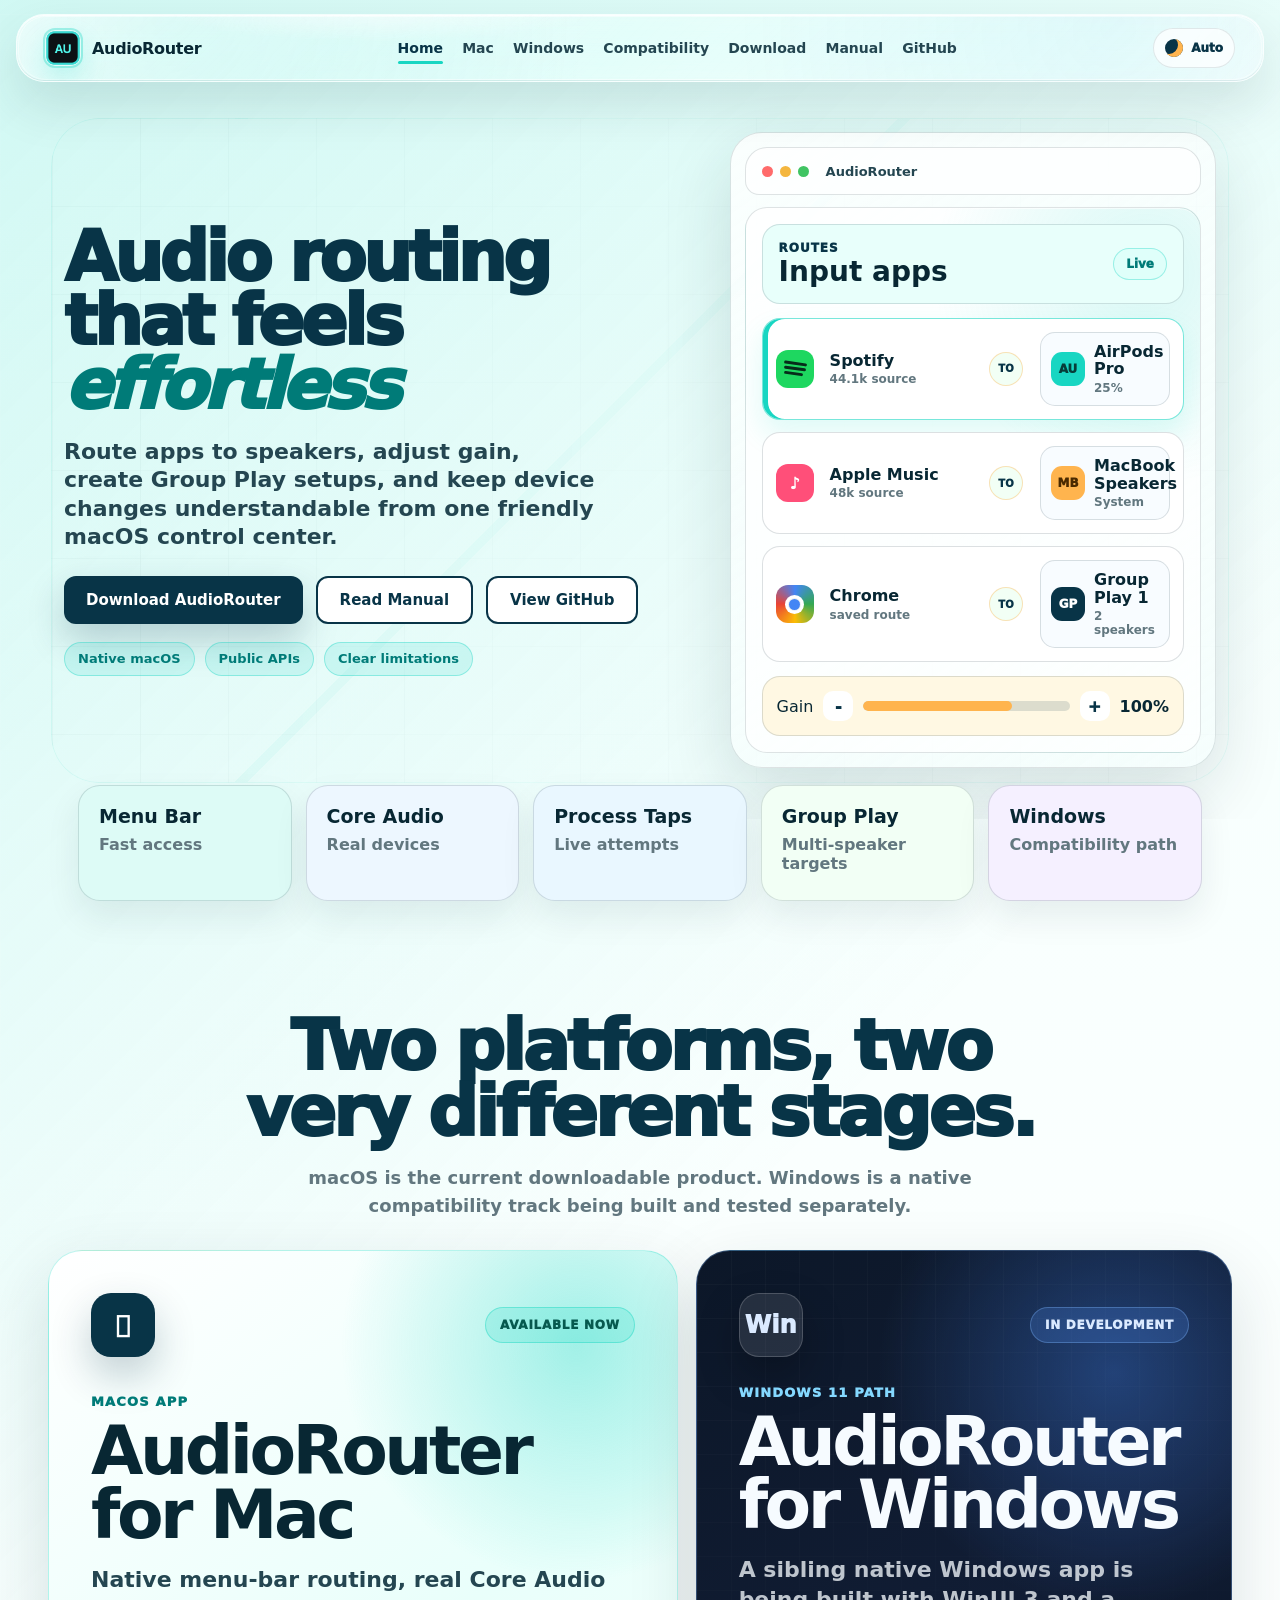
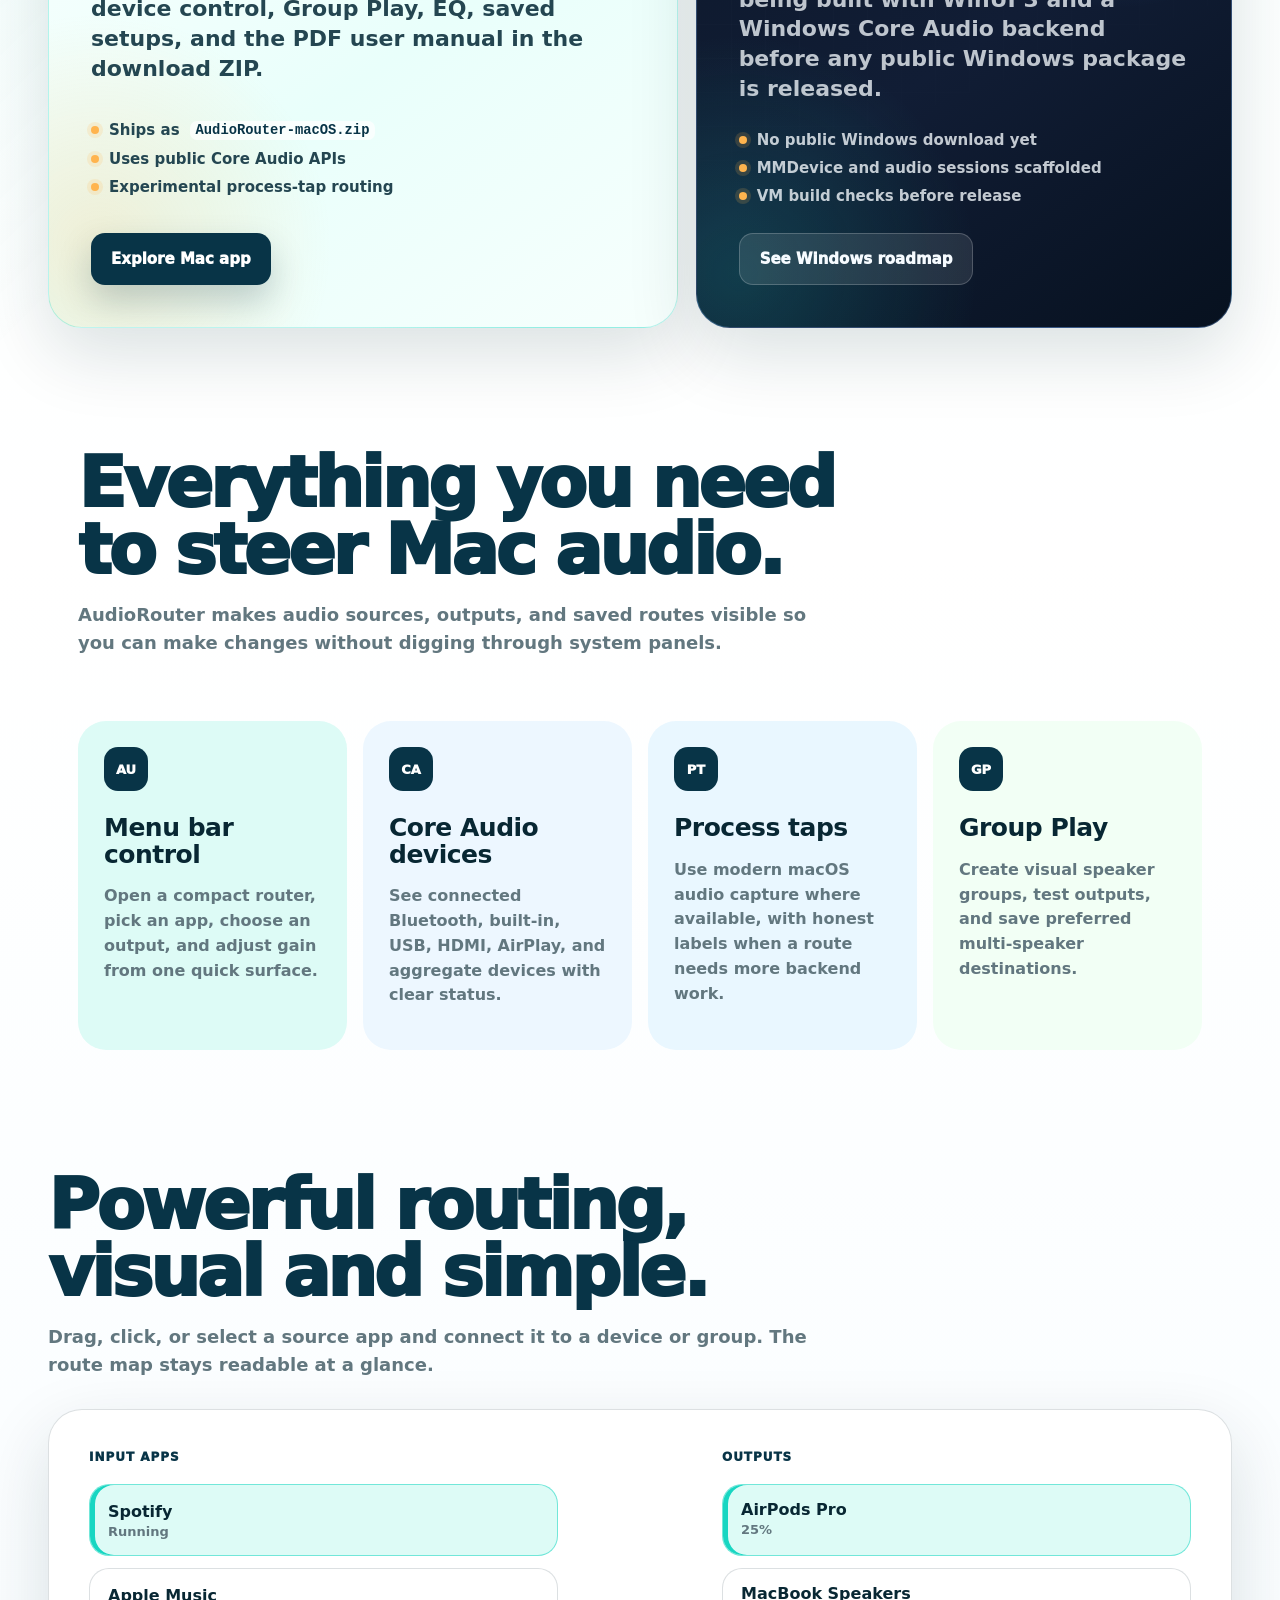
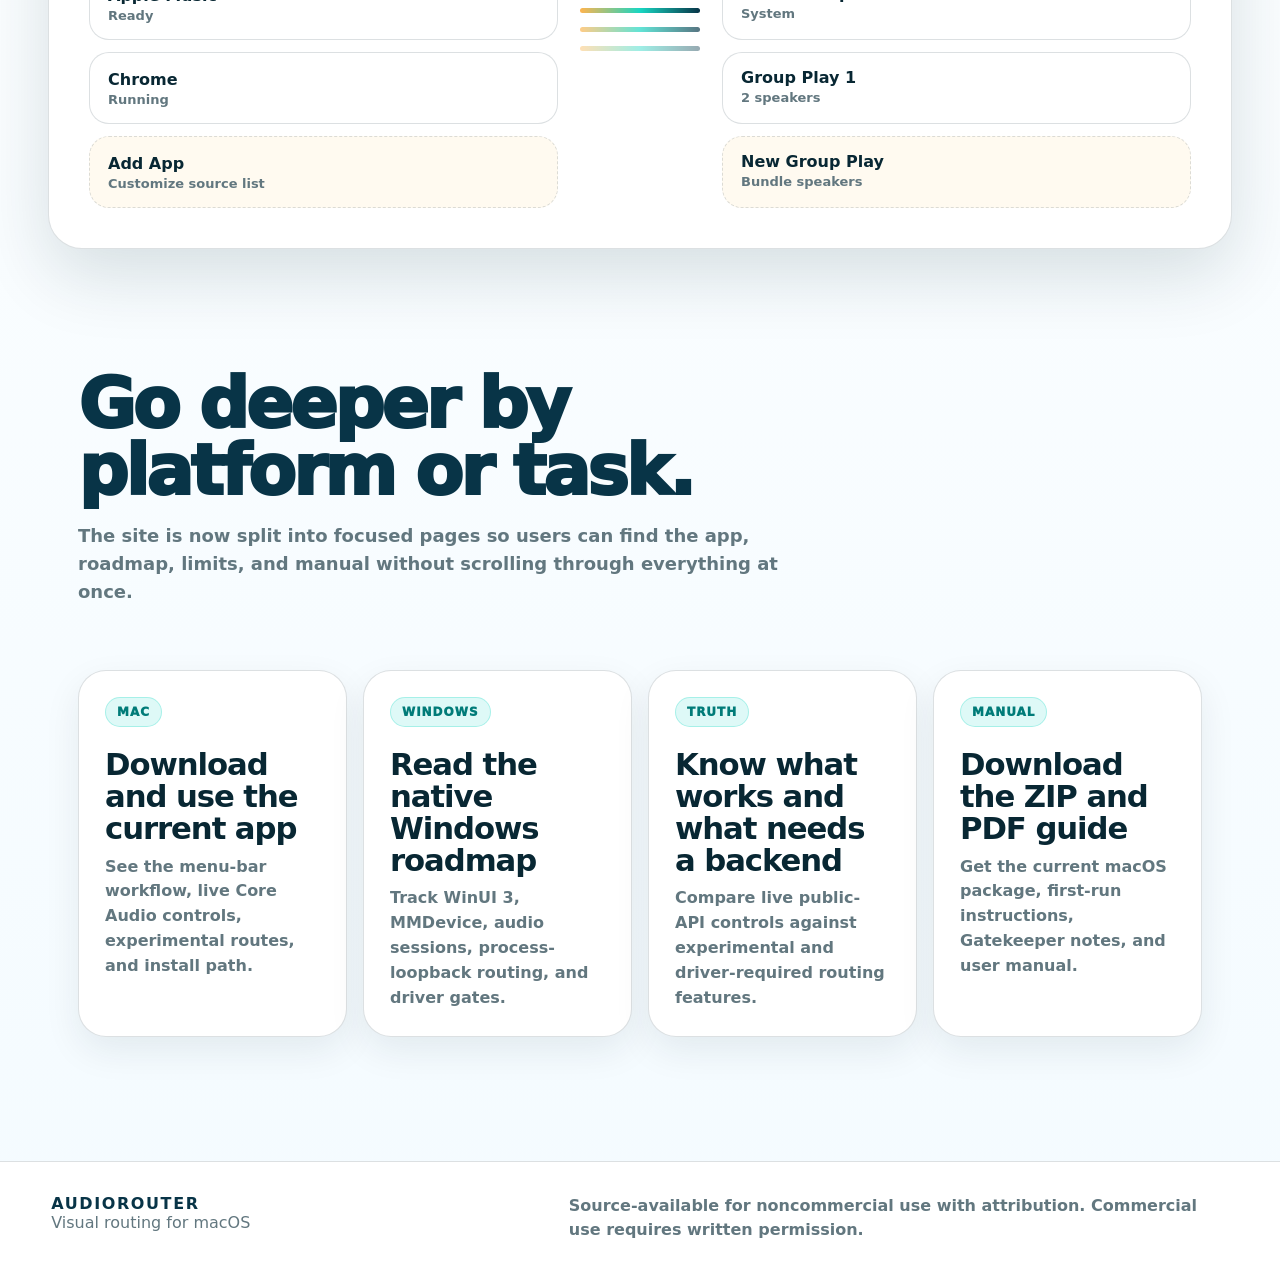
<file: docs/index.html>
<!doctype html>
<html lang="en">
<head>
  <meta charset="utf-8">
  <meta name="viewport" content="width=device-width, initial-scale=1">
  <meta name="color-scheme" content="light dark">
  <title>AudioRouter | Visual audio routing for Mac and Windows</title>
  <meta name="description" content="AudioRouter is a visual audio routing product site with Mac downloads, Windows roadmap, compatibility notes, and a complete user manual.">
  <meta property="og:title" content="AudioRouter">
  <meta property="og:description" content="A friendly visual audio routing product site for Mac downloads, Windows roadmap, compatibility notes, and user guides.">
  <meta property="og:image" content="assets/audiorouter-icon.png">
  <meta name="theme-color" content="#e8fffb">
  <link rel="icon" href="assets/audiorouter-icon.png">
  <link rel="apple-touch-icon" href="assets/audiorouter-icon.png">
  <script>
    (() => {
      try {
        const savedMode = localStorage.getItem("audiorouter-theme-mode");
        const prefersDark = window.matchMedia("(prefers-color-scheme: dark)").matches;
        const mode = ["auto", "dark", "light"].includes(savedMode) ? savedMode : "auto";
        document.documentElement.dataset.themeMode = mode;
        document.documentElement.dataset.theme = mode === "auto" ? (prefersDark ? "dark" : "light") : mode;
      } catch {
        document.documentElement.dataset.themeMode = "auto";
        document.documentElement.dataset.theme = "dark";
      }
    })();
  </script>
  <link rel="stylesheet" href="styles.css?v=20260617-hero-cohesive">
</head>
<body>
  <header class="site-header">
    <a class="brand" href="index.html" aria-label="AudioRouter home">
      <img src="assets/audiorouter-icon.png" alt="" width="36" height="36">
      <span>AudioRouter</span>
    </a>
    <button class="nav-toggle" type="button" aria-expanded="false" aria-controls="primary-nav">
      <span></span>
      <span></span>
      <span></span>
      <strong>Menu</strong>
    </button>
    <nav id="primary-nav" class="nav-links" aria-label="Primary navigation">
      <a href="index.html" aria-current="page">Home</a>
      <a href="mac.html">Mac</a>
      <a href="windows.html">Windows</a>
      <a href="compatibility.html">Compatibility</a>
      <a href="download.html">Download</a>
      <a href="assets/AudioRouter-User-Manual.pdf">Manual</a>
      <a href="https://github.com/alanlu439/audiorouter">GitHub</a>
    </nav>
    <button class="theme-toggle" type="button" aria-pressed="false" aria-label="Theme mode Auto. Switch to dark mode">
      <span class="theme-toggle-icon" aria-hidden="true"></span>
      <span class="theme-toggle-label">Auto</span>
    </button>
  </header>

  <main id="top">
    <section class="hero" aria-labelledby="hero-title">
      <div class="hero-copy">
        <h1 id="hero-title">Audio routing that feels <span>effortless</span></h1>
        <p class="hero-lede">Route apps to speakers, adjust gain, create Group Play setups, and keep device changes understandable from one friendly macOS control center.</p>
        <div class="hero-actions">
          <a class="primary-action" href="download.html">Download AudioRouter</a>
          <a class="secondary-action" href="assets/AudioRouter-User-Manual.pdf">Read Manual</a>
          <a class="secondary-action" href="https://github.com/alanlu439/audiorouter">View GitHub</a>
        </div>
        <div class="trust-row hero-proof-row" aria-label="Product trust points">
          <span>Native macOS</span>
          <span>Public APIs</span>
          <span>Clear limitations</span>
        </div>
      </div>

      <div class="hero-stage" aria-label="AudioRouter routing preview">
        <div class="menu-bar">
          <span></span>
          <span></span>
          <span></span>
          <strong>AudioRouter</strong>
        </div>
        <div class="console-window">
          <div class="console-title">
            <div>
              <p>Routes</p>
              <h2>Input apps</h2>
            </div>
            <span class="live-pill">Live</span>
          </div>
          <div class="route-board">
            <div class="route-source active">
              <span class="app-dot spotify" aria-hidden="true">
                <span></span>
                <span></span>
                <span></span>
              </span>
              <div>
                <strong>Spotify</strong>
                <small>44.1k source</small>
              </div>
              <div class="route-arrow"><span>to</span></div>
              <div class="route-output">
                <span class="speaker-icon">AU</span>
                <div>
                  <strong>AirPods Pro</strong>
                  <small>25%</small>
                </div>
              </div>
            </div>
            <div class="route-source">
              <span class="app-dot music">♪</span>
              <div>
                <strong>Apple Music</strong>
                <small>48k source</small>
              </div>
              <div class="route-arrow"><span>to</span></div>
              <div class="route-output">
                <span class="speaker-icon orange">MB</span>
                <div>
                  <strong>MacBook Speakers</strong>
                  <small>System</small>
                </div>
              </div>
            </div>
            <div class="route-source">
              <span class="app-dot chrome">C</span>
              <div>
                <strong>Chrome</strong>
                <small>saved route</small>
              </div>
              <div class="route-arrow"><span>to</span></div>
              <div class="route-output">
                <span class="speaker-icon group">GP</span>
                <div>
                  <strong>Group Play 1</strong>
                  <small>2 speakers</small>
                </div>
              </div>
            </div>
          </div>
          <div class="fader-row">
            <span>Gain</span>
            <button type="button" tabindex="-1">-</button>
            <div class="fader"><span></span></div>
            <button type="button" tabindex="-1">+</button>
            <strong>100%</strong>
          </div>
        </div>
      </div>
    </section>

    <section class="signal-strip" aria-label="Product highlights">
      <div><strong>Menu Bar</strong><span>Fast access</span></div>
      <div><strong>Core Audio</strong><span>Real devices</span></div>
      <div><strong>Process Taps</strong><span>Live attempts</span></div>
      <div><strong>Group Play</strong><span>Multi-speaker targets</span></div>
      <div><strong>Windows</strong><span>Compatibility path</span></div>
    </section>

    <section id="platforms" class="section platform-section" aria-labelledby="platforms-title">
      <div class="section-heading compact">
        <h2 id="platforms-title">Two platforms, two very different stages.</h2>
        <p>macOS is the current downloadable product. Windows is a native compatibility track being built and tested separately.</p>
      </div>

      <div class="platform-grid">
        <article class="platform-card platform-card-mac">
          <div class="platform-card-header">
            <span class="platform-mark"></span>
            <span class="platform-status live">Available now</span>
          </div>
          <div>
            <p class="platform-kicker">macOS app</p>
            <h3>AudioRouter for Mac</h3>
            <p>Native menu-bar routing, real Core Audio device control, Group Play, EQ, saved setups, and the PDF user manual in the download ZIP.</p>
          </div>
          <ul class="platform-list">
            <li>Ships as <code>AudioRouter-macOS.zip</code></li>
            <li>Uses public Core Audio APIs</li>
            <li>Experimental process-tap routing</li>
          </ul>
          <a class="platform-action" href="mac.html">Explore Mac app</a>
        </article>

        <article class="platform-card platform-card-win">
          <div class="platform-card-header">
            <span class="platform-mark">Win</span>
            <span class="platform-status build">In development</span>
          </div>
          <div>
            <p class="platform-kicker">Windows 11 path</p>
            <h3>AudioRouter for Windows</h3>
            <p>A sibling native Windows app is being built with WinUI 3 and a Windows Core Audio backend before any public Windows package is released.</p>
          </div>
          <ul class="platform-list">
            <li>No public Windows download yet</li>
            <li>MMDevice and audio sessions scaffolded</li>
            <li>VM build checks before release</li>
          </ul>
          <a class="platform-action ghost" href="windows.html">See Windows roadmap</a>
        </article>
      </div>
    </section>

    <section id="features" class="section feature-grid" aria-labelledby="features-title">
      <div class="section-heading">
        <h2 id="features-title">Everything you need to steer Mac audio.</h2>
        <p>AudioRouter makes audio sources, outputs, and saved routes visible so you can make changes without digging through system panels.</p>
      </div>

      <article class="feature-card teal">
        <span class="feature-icon">AU</span>
        <h3>Menu bar control</h3>
        <p>Open a compact router, pick an app, choose an output, and adjust gain from one quick surface.</p>
      </article>
      <article class="feature-card sky">
        <span class="feature-icon">CA</span>
        <h3>Core Audio devices</h3>
        <p>See connected Bluetooth, built-in, USB, HDMI, AirPlay, and aggregate devices with clear status.</p>
      </article>
      <article class="feature-card signal">
        <span class="feature-icon">PT</span>
        <h3>Process taps</h3>
        <p>Use modern macOS audio capture where available, with honest labels when a route needs more backend work.</p>
      </article>
      <article class="feature-card aqua">
        <span class="feature-icon">GP</span>
        <h3>Group Play</h3>
        <p>Create visual speaker groups, test outputs, and save preferred multi-speaker destinations.</p>
      </article>
    </section>

    <section id="routing" class="section routing-section" aria-labelledby="routing-title">
      <div class="section-heading">
        <h2 id="routing-title">Powerful routing, visual and simple.</h2>
        <p>Drag, click, or select a source app and connect it to a device or group. The route map stays readable at a glance.</p>
      </div>

      <div class="patch-console">
        <div class="patch-column">
          <h3>Input apps</h3>
          <button class="patch-source active" data-route="spotify"><span>Spotify</span><small>Running</small></button>
          <button class="patch-source" data-route="music"><span>Apple Music</span><small>Ready</small></button>
          <button class="patch-source" data-route="chrome"><span>Chrome</span><small>Running</small></button>
          <button class="patch-source add" data-route="add"><span>Add App</span><small>Customize source list</small></button>
        </div>
        <div class="patch-lines" aria-hidden="true">
          <span></span>
          <span></span>
          <span></span>
        </div>
        <div class="patch-column">
          <h3>Outputs</h3>
          <div class="patch-output active">AirPods Pro <small>25%</small></div>
          <div class="patch-output">MacBook Speakers <small>System</small></div>
          <div class="patch-output">Group Play 1 <small>2 speakers</small></div>
          <div class="patch-output add">New Group Play <small>Bundle speakers</small></div>
        </div>
      </div>
    </section>

    <section class="section page-card-grid next-pages" aria-labelledby="next-pages-title">
      <div class="section-heading">
        <h2 id="next-pages-title">Go deeper by platform or task.</h2>
        <p>The site is now split into focused pages so users can find the app, roadmap, limits, and manual without scrolling through everything at once.</p>
      </div>
      <a class="page-card" href="mac.html">
        <span>Mac</span>
        <h3>Download and use the current app</h3>
        <p>See the menu-bar workflow, live Core Audio controls, experimental routes, and install path.</p>
      </a>
      <a class="page-card" href="windows.html">
        <span>Windows</span>
        <h3>Read the native Windows roadmap</h3>
        <p>Track WinUI 3, MMDevice, audio sessions, process-loopback routing, and driver gates.</p>
      </a>
      <a class="page-card" href="compatibility.html">
        <span>Truth</span>
        <h3>Know what works and what needs a backend</h3>
        <p>Compare live public-API controls against experimental and driver-required routing features.</p>
      </a>
      <a class="page-card" href="download.html">
        <span>Manual</span>
        <h3>Download the ZIP and PDF guide</h3>
        <p>Get the current macOS package, first-run instructions, Gatekeeper notes, and user manual.</p>
      </a>
    </section>
  </main>

  <footer class="site-footer">
    <div>
      <strong>AUDIOROUTER</strong>
      <span>Visual routing for macOS</span>
    </div>
    <p>Source-available for noncommercial use with attribution. Commercial use requires written permission.</p>
  </footer>

  <script src="script.js?v=20260617-page-transitions"></script>
</body>
</html>
</file>
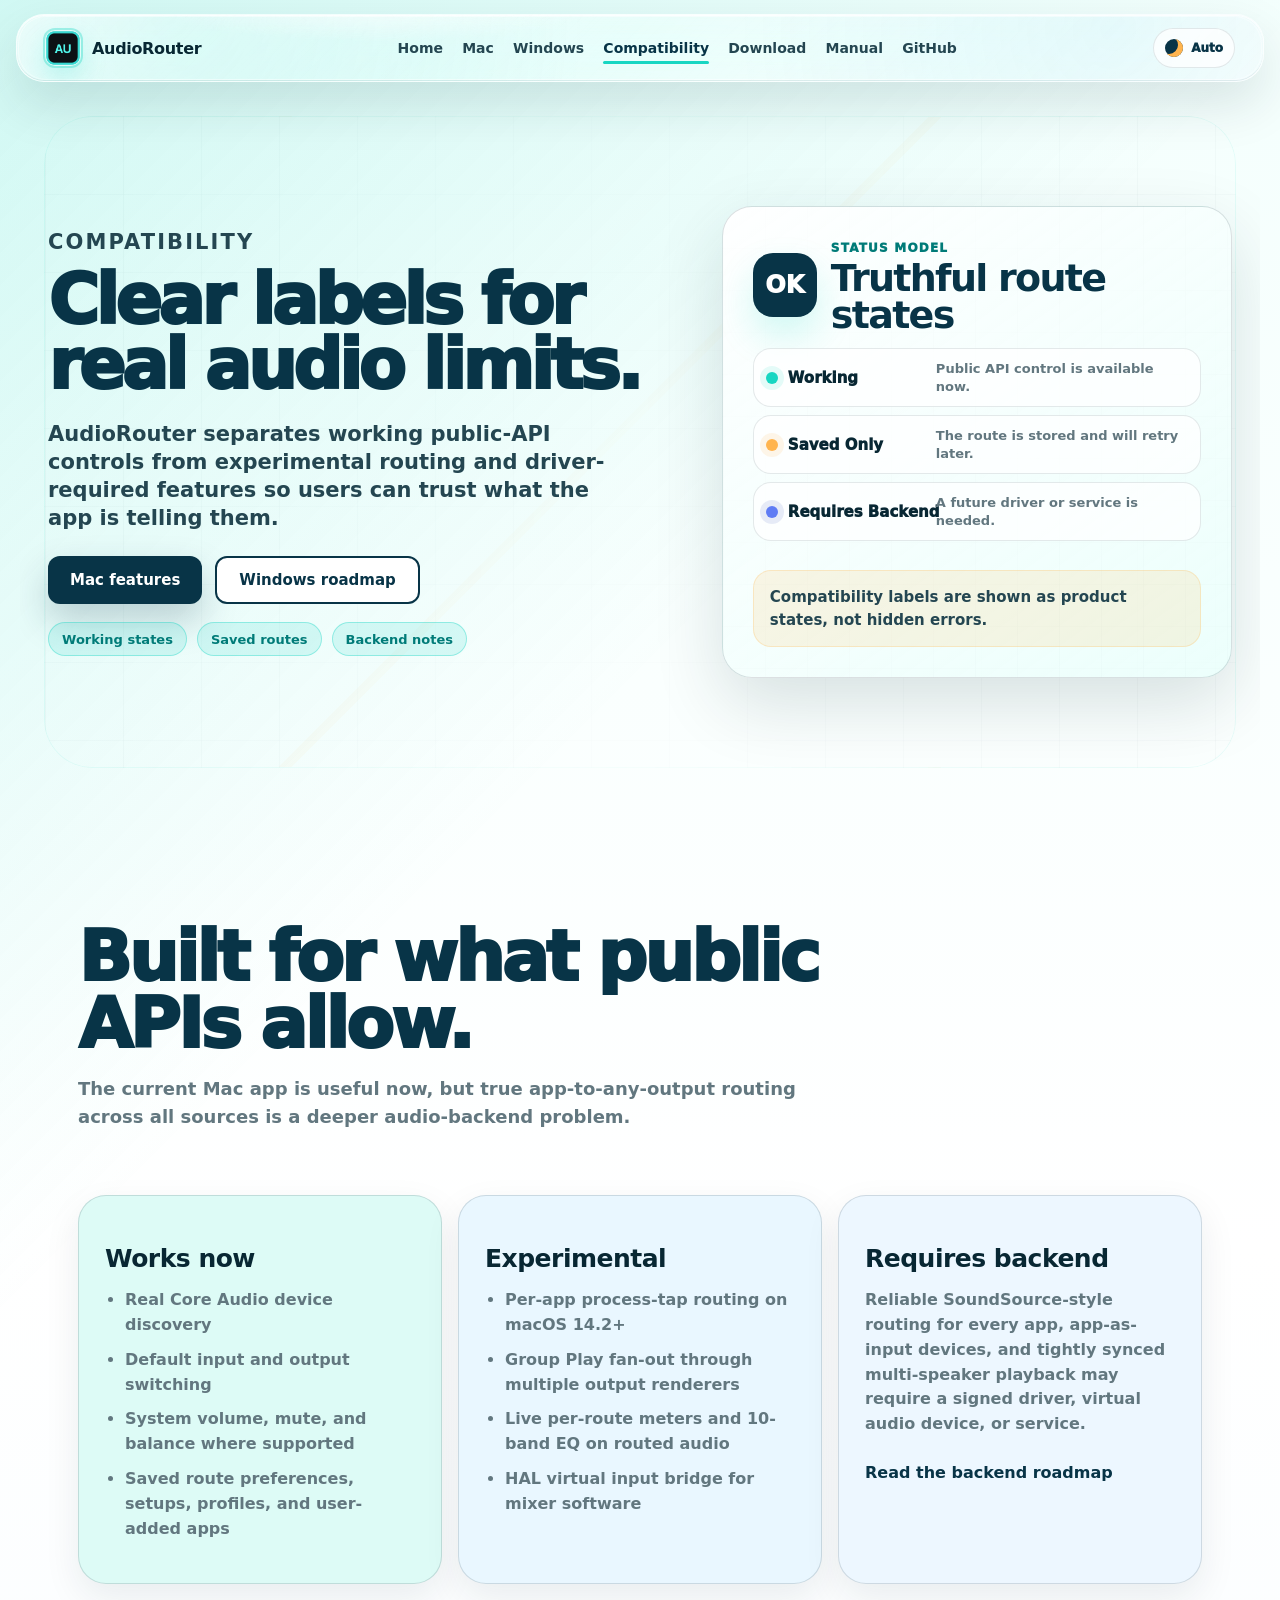
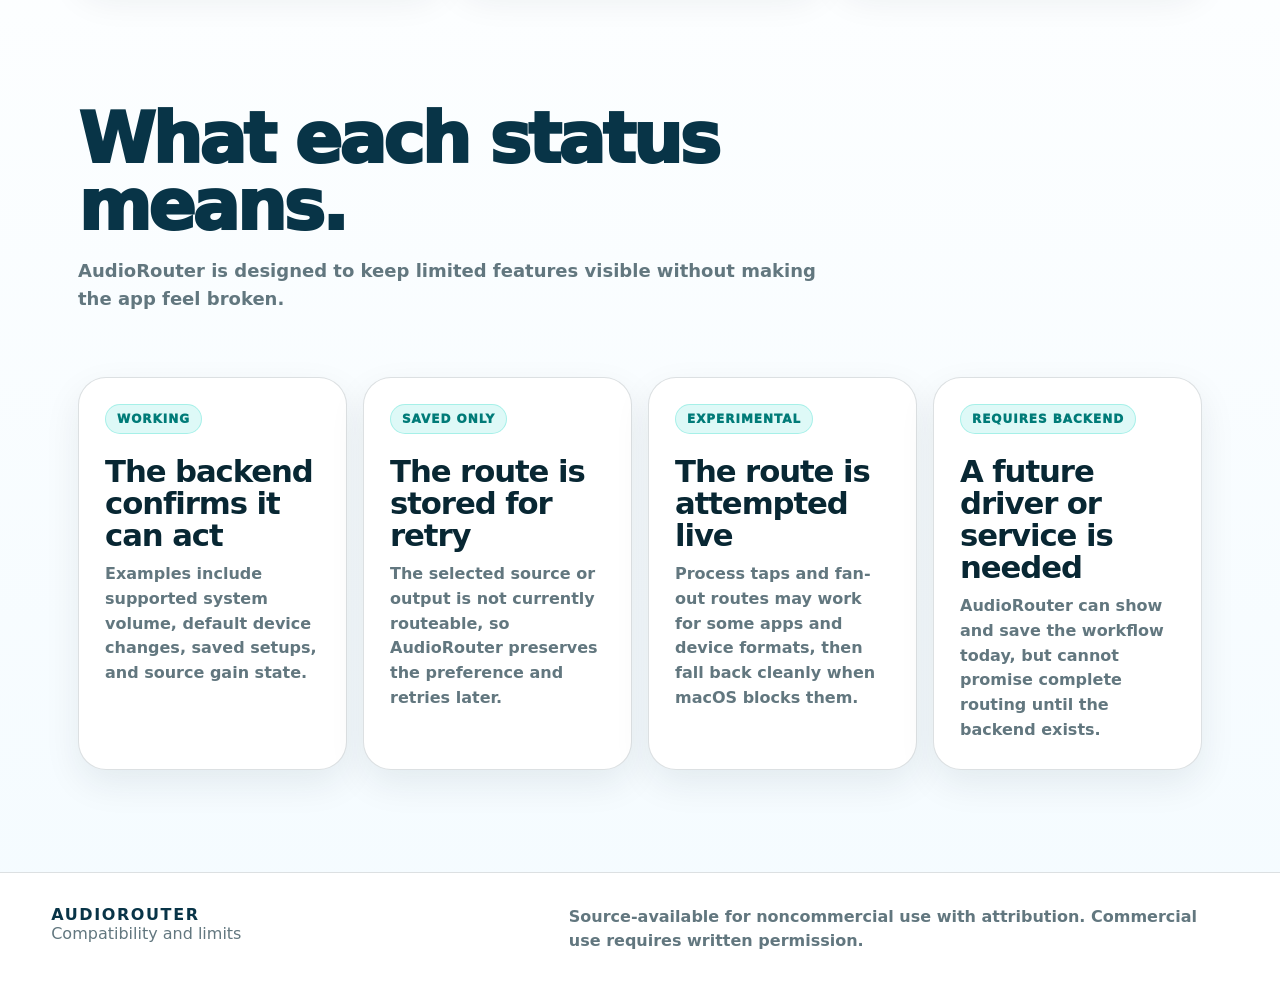
<file: docs/compatibility.html>
<!doctype html>
<html lang="en">
<head>
  <meta charset="utf-8">
  <meta name="viewport" content="width=device-width, initial-scale=1">
  <meta name="color-scheme" content="light dark">
  <title>AudioRouter Compatibility | What works and what requires a backend</title>
  <meta name="description" content="AudioRouter compatibility notes for macOS and Windows, including live public-API controls, experimental routes, and features requiring a dedicated audio backend.">
  <meta property="og:title" content="AudioRouter compatibility">
  <meta property="og:description" content="A clear guide to what AudioRouter can do now and what requires a future audio backend.">
  <meta property="og:image" content="assets/audiorouter-icon.png">
  <meta name="theme-color" content="#e8fffb">
  <link rel="icon" href="assets/audiorouter-icon.png">
  <link rel="apple-touch-icon" href="assets/audiorouter-icon.png">
  <script>
    (() => {
      try {
        const savedMode = localStorage.getItem("audiorouter-theme-mode");
        const prefersDark = window.matchMedia("(prefers-color-scheme: dark)").matches;
        const mode = ["auto", "dark", "light"].includes(savedMode) ? savedMode : "auto";
        document.documentElement.dataset.themeMode = mode;
        document.documentElement.dataset.theme = mode === "auto" ? (prefersDark ? "dark" : "light") : mode;
      } catch {
        document.documentElement.dataset.themeMode = "auto";
        document.documentElement.dataset.theme = "dark";
      }
    })();
  </script>
  <link rel="stylesheet" href="styles.css?v=20260617-hero-cohesive">
</head>
<body>
  <header class="site-header">
    <a class="brand" href="index.html" aria-label="AudioRouter home">
      <img src="assets/audiorouter-icon.png" alt="" width="36" height="36">
      <span>AudioRouter</span>
    </a>
    <button class="nav-toggle" type="button" aria-expanded="false" aria-controls="primary-nav">
      <span></span>
      <span></span>
      <span></span>
      <strong>Menu</strong>
    </button>
    <nav id="primary-nav" class="nav-links" aria-label="Primary navigation">
      <a href="index.html">Home</a>
      <a href="mac.html">Mac</a>
      <a href="windows.html">Windows</a>
      <a href="compatibility.html" aria-current="page">Compatibility</a>
      <a href="download.html">Download</a>
      <a href="assets/AudioRouter-User-Manual.pdf">Manual</a>
      <a href="https://github.com/alanlu439/audiorouter">GitHub</a>
    </nav>
    <button class="theme-toggle" type="button" aria-pressed="false" aria-label="Theme mode Auto. Switch to dark mode">
      <span class="theme-toggle-icon" aria-hidden="true"></span>
      <span class="theme-toggle-label">Auto</span>
    </button>
  </header>

  <main id="top" class="page-main">
    <section class="page-hero compat-page-hero" aria-labelledby="compat-title">
      <div>
        <p class="page-kicker">Compatibility</p>
        <h1 id="compat-title">Clear labels for real audio limits.</h1>
        <p>AudioRouter separates working public-API controls from experimental routing and driver-required features so users can trust what the app is telling them.</p>
        <div class="hero-actions">
          <a class="primary-action" href="mac.html">Mac features</a>
          <a class="secondary-action" href="windows.html">Windows roadmap</a>
        </div>
        <div class="hero-proof-row" aria-label="Compatibility highlights">
          <span>Working states</span>
          <span>Saved routes</span>
          <span>Backend notes</span>
        </div>
      </div>
      <div class="page-hero-panel hero-dashboard-card compat-hero-card">
        <div class="hero-card-top">
          <span class="platform-mark">OK</span>
          <div>
            <small>Status model</small>
            <h2>Truthful route states</h2>
          </div>
        </div>
        <div class="compat-status-stack" aria-label="Route status examples">
          <div>
            <span class="status-dot working"></span>
            <strong>Working</strong>
            <small>Public API control is available now.</small>
          </div>
          <div>
            <span class="status-dot saved"></span>
            <strong>Saved Only</strong>
            <small>The route is stored and will retry later.</small>
          </div>
          <div>
            <span class="status-dot backend"></span>
            <strong>Requires Backend</strong>
            <small>A future driver or service is needed.</small>
          </div>
        </div>
        <p class="hero-card-note">Compatibility labels are shown as product states, not hidden errors.</p>
      </div>
    </section>

    <section class="section truth-grid" aria-labelledby="truth-title">
      <div class="section-heading">
        <h2 id="truth-title">Built for what public APIs allow.</h2>
        <p>The current Mac app is useful now, but true app-to-any-output routing across all sources is a deeper audio-backend problem.</p>
      </div>
      <div class="truth-card live">
        <h3>Works now</h3>
        <ul>
          <li>Real Core Audio device discovery</li>
          <li>Default input and output switching</li>
          <li>System volume, mute, and balance where supported</li>
          <li>Saved route preferences, setups, profiles, and user-added apps</li>
        </ul>
      </div>
      <div class="truth-card experimental">
        <h3>Experimental</h3>
        <ul>
          <li>Per-app process-tap routing on macOS 14.2+</li>
          <li>Group Play fan-out through multiple output renderers</li>
          <li>Live per-route meters and 10-band EQ on routed audio</li>
          <li>HAL virtual input bridge for mixer software</li>
        </ul>
      </div>
      <div class="truth-card roadmap">
        <h3>Requires backend</h3>
        <p>Reliable SoundSource-style routing for every app, app-as-input devices, and tightly synced multi-speaker playback may require a signed driver, virtual audio device, or service.</p>
        <a href="windows.html">Read the backend roadmap</a>
      </div>
    </section>

    <section class="section page-card-grid" aria-labelledby="status-title">
      <div class="section-heading">
        <h2 id="status-title">What each status means.</h2>
        <p>AudioRouter is designed to keep limited features visible without making the app feel broken.</p>
      </div>
      <article class="page-card">
        <span>Working</span>
        <h3>The backend confirms it can act</h3>
        <p>Examples include supported system volume, default device changes, saved setups, and source gain state.</p>
      </article>
      <article class="page-card">
        <span>Saved Only</span>
        <h3>The route is stored for retry</h3>
        <p>The selected source or output is not currently routeable, so AudioRouter preserves the preference and retries later.</p>
      </article>
      <article class="page-card">
        <span>Experimental</span>
        <h3>The route is attempted live</h3>
        <p>Process taps and fan-out routes may work for some apps and device formats, then fall back cleanly when macOS blocks them.</p>
      </article>
      <article class="page-card">
        <span>Requires Backend</span>
        <h3>A future driver or service is needed</h3>
        <p>AudioRouter can show and save the workflow today, but cannot promise complete routing until the backend exists.</p>
      </article>
    </section>
  </main>

  <footer class="site-footer">
    <div>
      <strong>AUDIOROUTER</strong>
      <span>Compatibility and limits</span>
    </div>
    <p>Source-available for noncommercial use with attribution. Commercial use requires written permission.</p>
  </footer>

  <script src="script.js?v=20260617-page-transitions"></script>
</body>
</html>
</file>
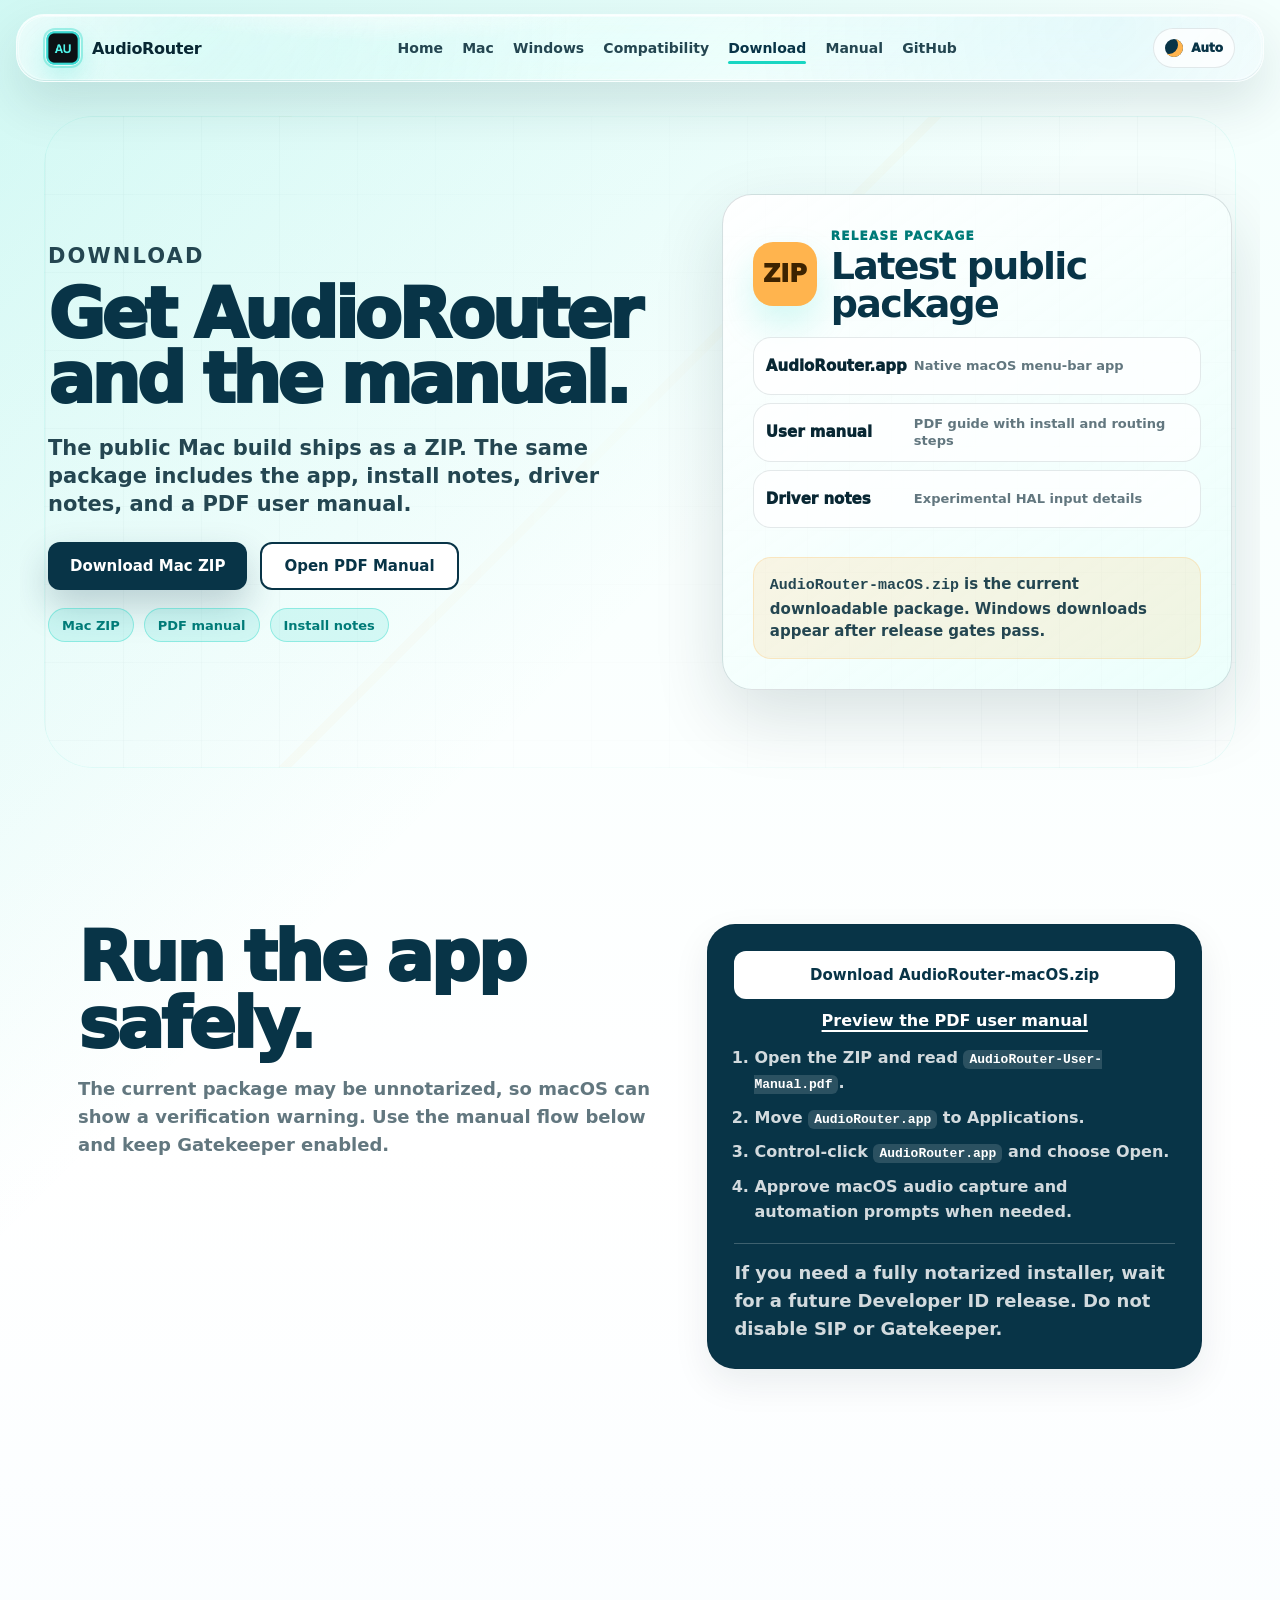
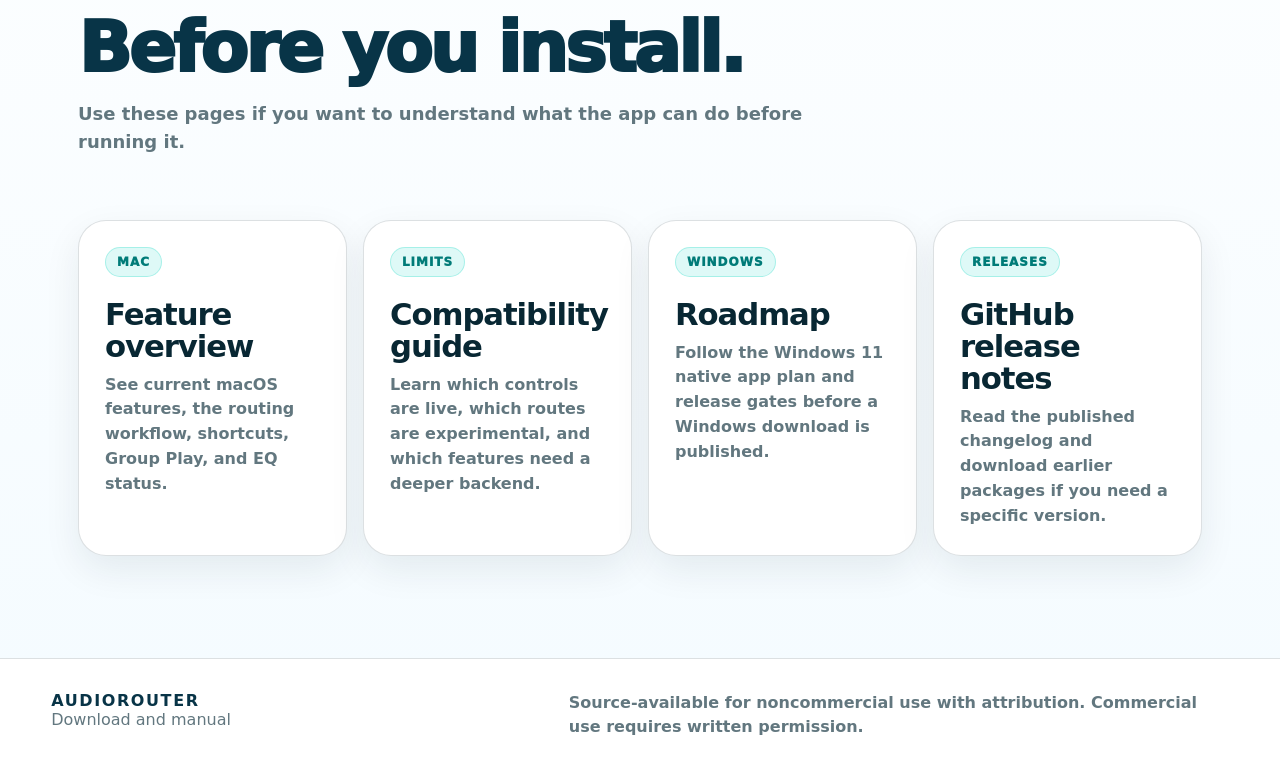
<file: docs/download.html>
<!doctype html>
<html lang="en">
<head>
  <meta charset="utf-8">
  <meta name="viewport" content="width=device-width, initial-scale=1">
  <meta name="color-scheme" content="light dark">
  <title>Download AudioRouter | App, manual, and install guide</title>
  <meta name="description" content="Download the latest AudioRouter macOS ZIP, open the PDF user manual, and follow first-run instructions for unnotarized builds.">
  <meta property="og:title" content="Download AudioRouter">
  <meta property="og:description" content="Get the current macOS ZIP package and PDF user manual for AudioRouter.">
  <meta property="og:image" content="assets/audiorouter-icon.png">
  <meta name="theme-color" content="#e8fffb">
  <link rel="icon" href="assets/audiorouter-icon.png">
  <link rel="apple-touch-icon" href="assets/audiorouter-icon.png">
  <script>
    (() => {
      try {
        const savedMode = localStorage.getItem("audiorouter-theme-mode");
        const prefersDark = window.matchMedia("(prefers-color-scheme: dark)").matches;
        const mode = ["auto", "dark", "light"].includes(savedMode) ? savedMode : "auto";
        document.documentElement.dataset.themeMode = mode;
        document.documentElement.dataset.theme = mode === "auto" ? (prefersDark ? "dark" : "light") : mode;
      } catch {
        document.documentElement.dataset.themeMode = "auto";
        document.documentElement.dataset.theme = "dark";
      }
    })();
  </script>
  <link rel="stylesheet" href="styles.css?v=20260617-hero-cohesive">
</head>
<body>
  <header class="site-header">
    <a class="brand" href="index.html" aria-label="AudioRouter home">
      <img src="assets/audiorouter-icon.png" alt="" width="36" height="36">
      <span>AudioRouter</span>
    </a>
    <button class="nav-toggle" type="button" aria-expanded="false" aria-controls="primary-nav">
      <span></span>
      <span></span>
      <span></span>
      <strong>Menu</strong>
    </button>
    <nav id="primary-nav" class="nav-links" aria-label="Primary navigation">
      <a href="index.html">Home</a>
      <a href="mac.html">Mac</a>
      <a href="windows.html">Windows</a>
      <a href="compatibility.html">Compatibility</a>
      <a href="download.html" aria-current="page">Download</a>
      <a href="assets/AudioRouter-User-Manual.pdf">Manual</a>
      <a href="https://github.com/alanlu439/audiorouter">GitHub</a>
    </nav>
    <button class="theme-toggle" type="button" aria-pressed="false" aria-label="Theme mode Auto. Switch to dark mode">
      <span class="theme-toggle-icon" aria-hidden="true"></span>
      <span class="theme-toggle-label">Auto</span>
    </button>
  </header>

  <main id="top" class="page-main">
    <section class="page-hero download-page-hero" aria-labelledby="download-title">
      <div>
        <p class="page-kicker">Download</p>
        <h1 id="download-title">Get AudioRouter and the manual.</h1>
        <p>The public Mac build ships as a ZIP. The same package includes the app, install notes, driver notes, and a PDF user manual.</p>
        <div class="hero-actions">
          <a class="primary-action" href="https://github.com/alanlu439/audiorouter/releases/latest/download/AudioRouter-macOS.zip">Download Mac ZIP</a>
          <a class="secondary-action" href="assets/AudioRouter-User-Manual.pdf">Open PDF Manual</a>
        </div>
        <div class="hero-proof-row" aria-label="Download package highlights">
          <span>Mac ZIP</span>
          <span>PDF manual</span>
          <span>Install notes</span>
        </div>
      </div>
      <div class="page-hero-panel hero-dashboard-card download-hero-card">
        <div class="hero-card-top">
          <span class="platform-mark">ZIP</span>
          <div>
            <small>Release package</small>
            <h2>Latest public package</h2>
          </div>
        </div>
        <div class="package-stack" aria-label="Package contents">
          <div>
            <strong>AudioRouter.app</strong>
            <span>Native macOS menu-bar app</span>
          </div>
          <div>
            <strong>User manual</strong>
            <span>PDF guide with install and routing steps</span>
          </div>
          <div>
            <strong>Driver notes</strong>
            <span>Experimental HAL input details</span>
          </div>
        </div>
        <p class="hero-card-note"><code>AudioRouter-macOS.zip</code> is the current downloadable package. Windows downloads appear after release gates pass.</p>
      </div>
    </section>

    <section class="section download-section" aria-labelledby="install-title">
      <div>
        <h2 id="install-title">Run the app safely.</h2>
        <p>The current package may be unnotarized, so macOS can show a verification warning. Use the manual flow below and keep Gatekeeper enabled.</p>
      </div>
      <div class="download-card">
        <a class="primary-action wide" href="https://github.com/alanlu439/audiorouter/releases/latest/download/AudioRouter-macOS.zip">Download AudioRouter-macOS.zip</a>
        <a class="manual-link" href="assets/AudioRouter-User-Manual.pdf">Preview the PDF user manual</a>
        <ol>
          <li>Open the ZIP and read <code>AudioRouter-User-Manual.pdf</code>.</li>
          <li>Move <code>AudioRouter.app</code> to Applications.</li>
          <li>Control-click <code>AudioRouter.app</code> and choose Open.</li>
          <li>Approve macOS audio capture and automation prompts when needed.</li>
        </ol>
        <p class="safety-note">If you need a fully notarized installer, wait for a future Developer ID release. Do not disable SIP or Gatekeeper.</p>
      </div>
    </section>

    <section class="section page-card-grid" aria-labelledby="download-pages-title">
      <div class="section-heading">
        <h2 id="download-pages-title">Before you install.</h2>
        <p>Use these pages if you want to understand what the app can do before running it.</p>
      </div>
      <a class="page-card" href="mac.html">
        <span>Mac</span>
        <h3>Feature overview</h3>
        <p>See current macOS features, the routing workflow, shortcuts, Group Play, and EQ status.</p>
      </a>
      <a class="page-card" href="compatibility.html">
        <span>Limits</span>
        <h3>Compatibility guide</h3>
        <p>Learn which controls are live, which routes are experimental, and which features need a deeper backend.</p>
      </a>
      <a class="page-card" href="windows.html">
        <span>Windows</span>
        <h3>Roadmap</h3>
        <p>Follow the Windows 11 native app plan and release gates before a Windows download is published.</p>
      </a>
      <a class="page-card" href="https://github.com/alanlu439/audiorouter/releases">
        <span>Releases</span>
        <h3>GitHub release notes</h3>
        <p>Read the published changelog and download earlier packages if you need a specific version.</p>
      </a>
    </section>
  </main>

  <footer class="site-footer">
    <div>
      <strong>AUDIOROUTER</strong>
      <span>Download and manual</span>
    </div>
    <p>Source-available for noncommercial use with attribution. Commercial use requires written permission.</p>
  </footer>

  <script src="script.js?v=20260617-page-transitions"></script>
</body>
</html>
</file>
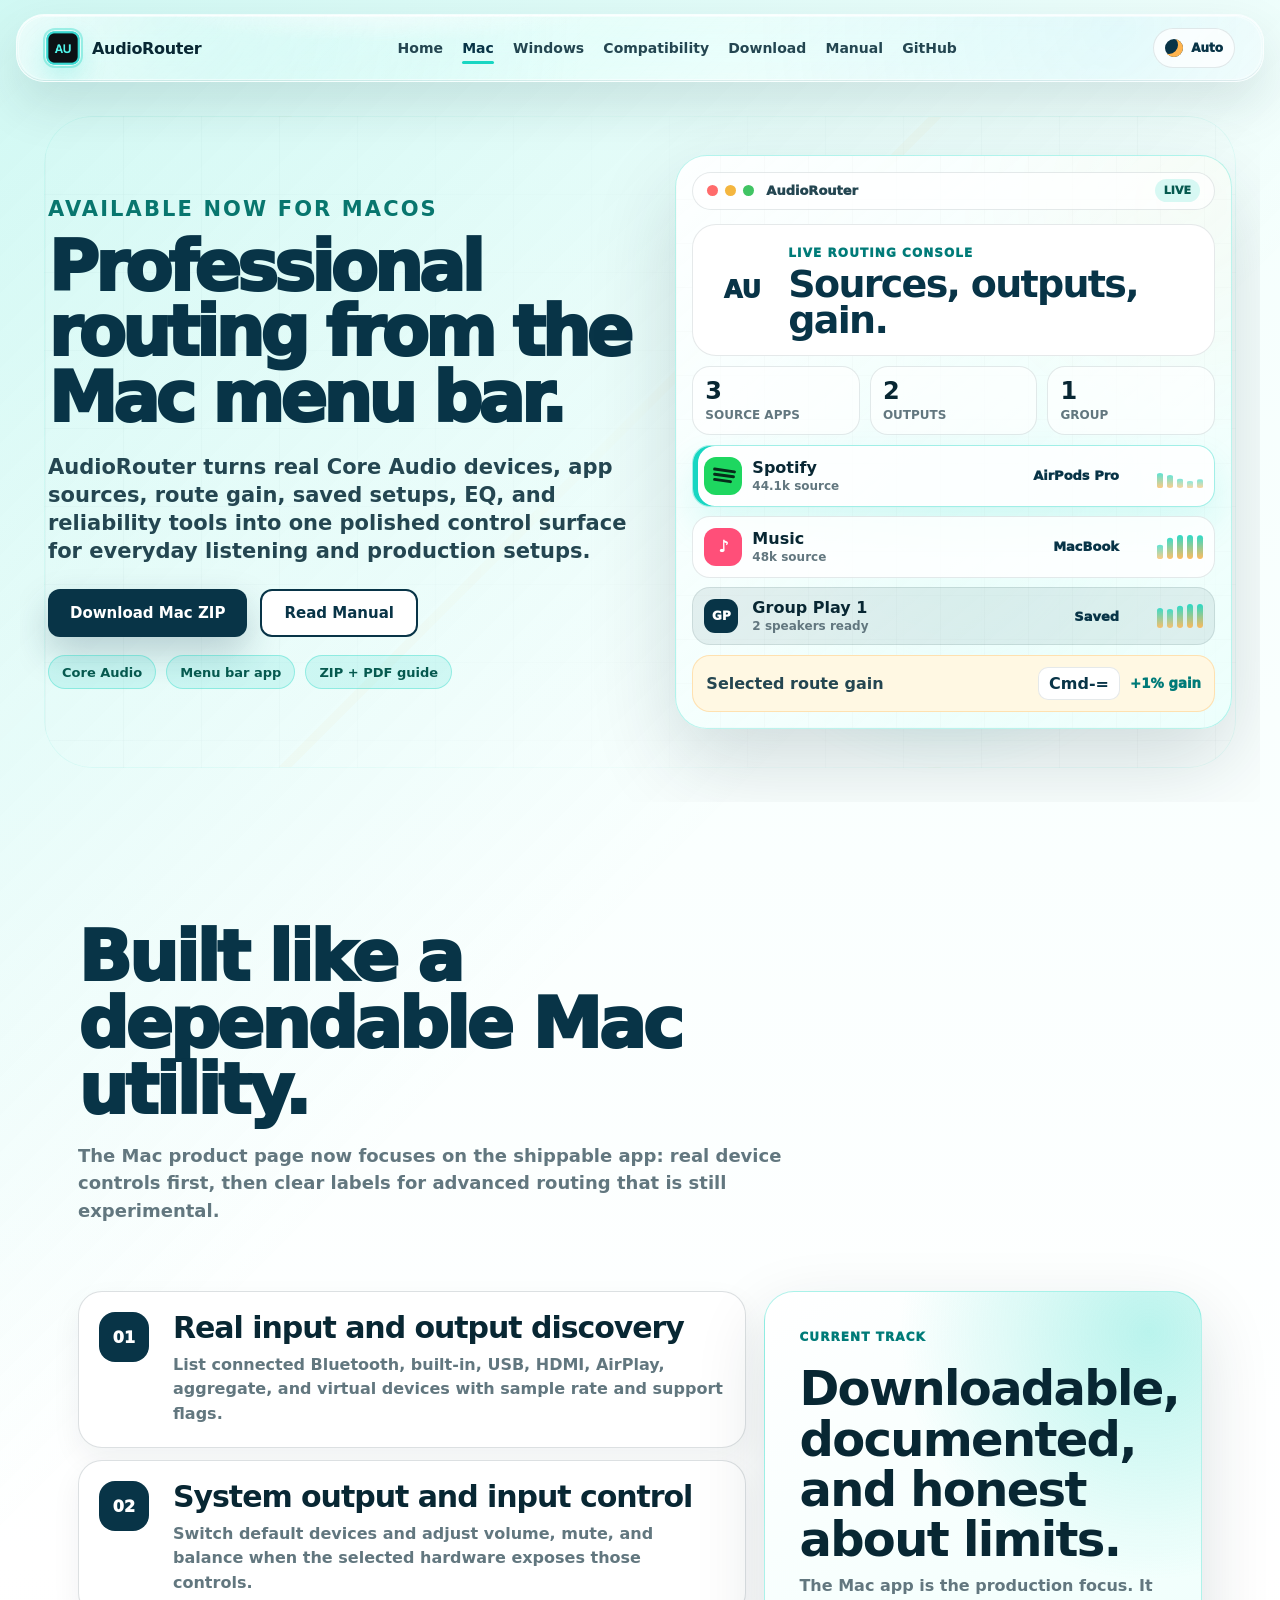
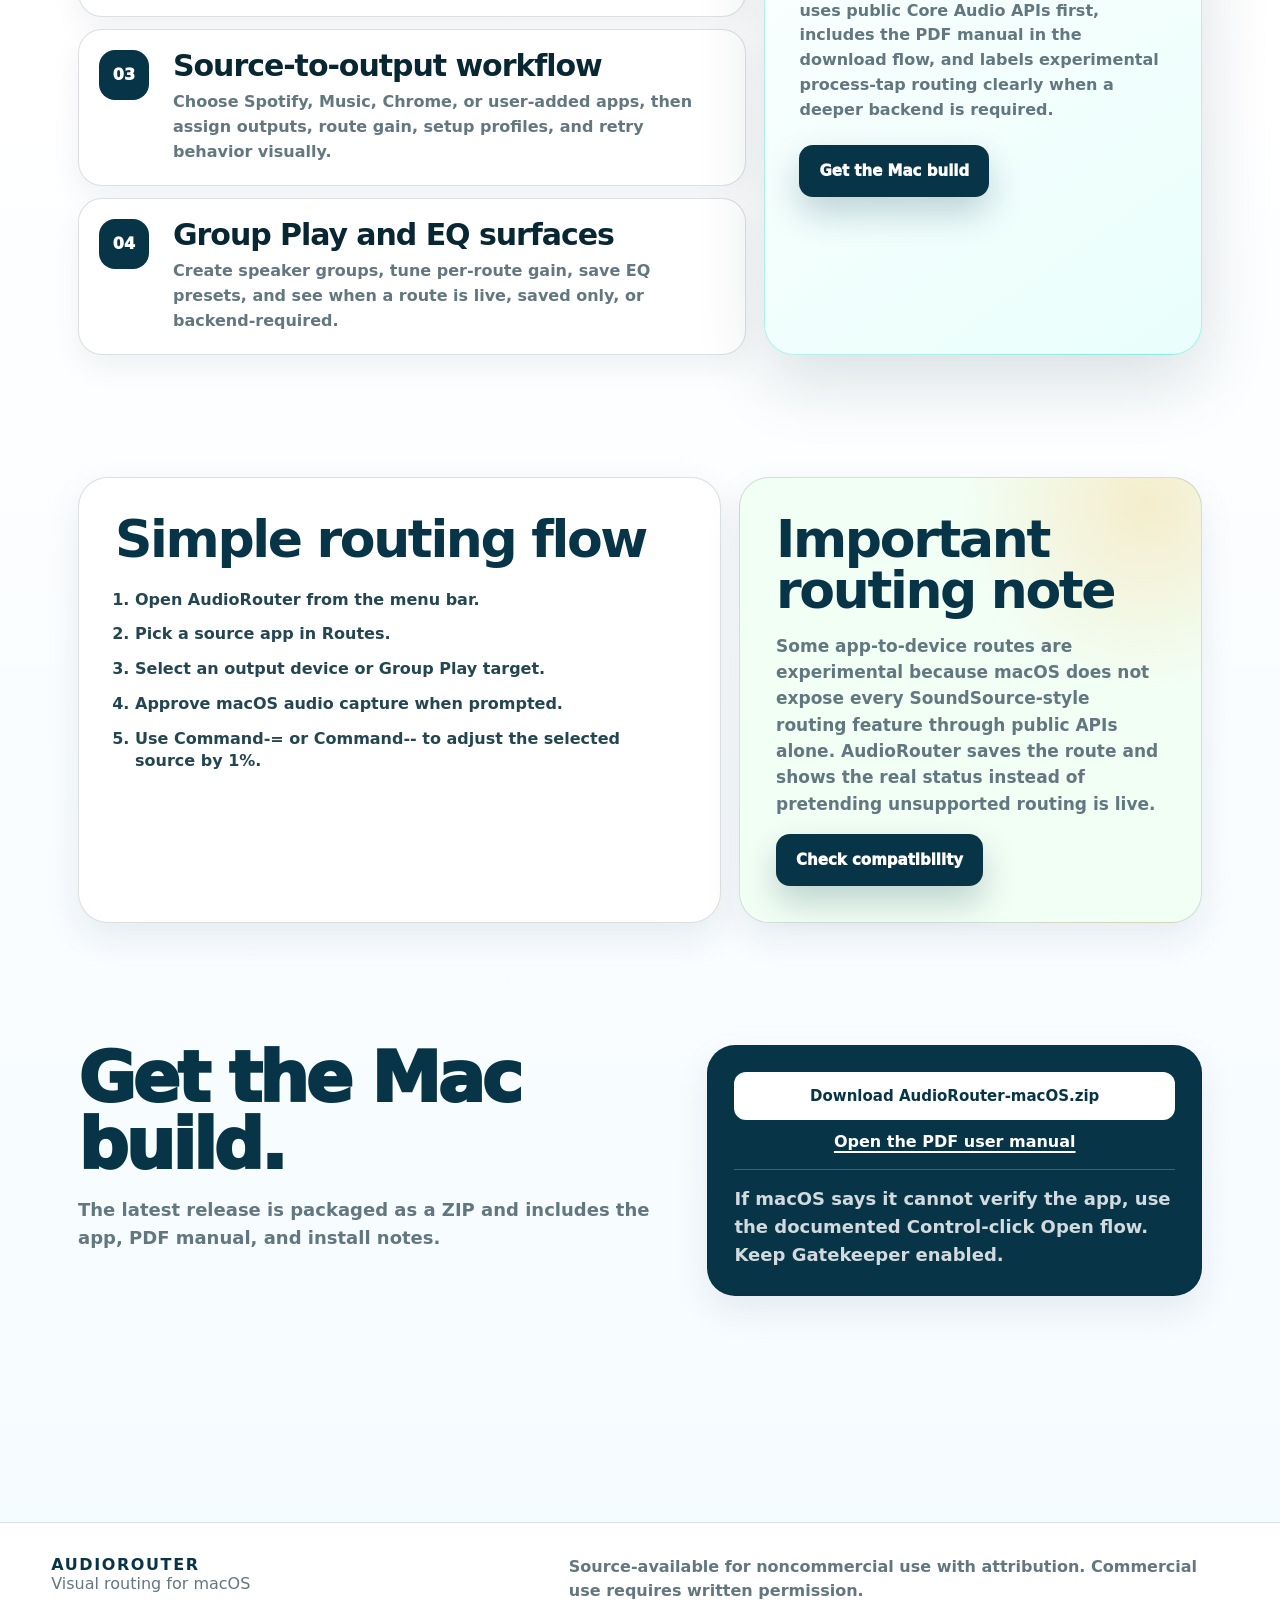
<file: docs/mac.html>
<!doctype html>
<html lang="en">
<head>
  <meta charset="utf-8">
  <meta name="viewport" content="width=device-width, initial-scale=1">
  <meta name="color-scheme" content="light dark">
  <title>AudioRouter for Mac | Download and features</title>
  <meta name="description" content="Download AudioRouter for macOS and learn what works today: Core Audio devices, system volume, source routes, Group Play, EQ, and setup profiles.">
  <meta property="og:title" content="AudioRouter for Mac">
  <meta property="og:description" content="Native macOS menu-bar audio routing with real device controls and honest experimental routing labels.">
  <meta property="og:image" content="assets/audiorouter-icon.png">
  <meta name="theme-color" content="#e8fffb">
  <link rel="icon" href="assets/audiorouter-icon.png">
  <link rel="apple-touch-icon" href="assets/audiorouter-icon.png">
  <script>
    (() => {
      try {
        const savedMode = localStorage.getItem("audiorouter-theme-mode");
        const prefersDark = window.matchMedia("(prefers-color-scheme: dark)").matches;
        const mode = ["auto", "dark", "light"].includes(savedMode) ? savedMode : "auto";
        document.documentElement.dataset.themeMode = mode;
        document.documentElement.dataset.theme = mode === "auto" ? (prefersDark ? "dark" : "light") : mode;
      } catch {
        document.documentElement.dataset.themeMode = "auto";
        document.documentElement.dataset.theme = "dark";
      }
    })();
  </script>
  <link rel="stylesheet" href="styles.css?v=20260617-hero-cohesive">
</head>
<body>
  <header class="site-header">
    <a class="brand" href="index.html" aria-label="AudioRouter home">
      <img src="assets/audiorouter-icon.png" alt="" width="36" height="36">
      <span>AudioRouter</span>
    </a>
    <button class="nav-toggle" type="button" aria-expanded="false" aria-controls="primary-nav">
      <span></span>
      <span></span>
      <span></span>
      <strong>Menu</strong>
    </button>
    <nav id="primary-nav" class="nav-links" aria-label="Primary navigation">
      <a href="index.html">Home</a>
      <a href="mac.html" aria-current="page">Mac</a>
      <a href="windows.html">Windows</a>
      <a href="compatibility.html">Compatibility</a>
      <a href="download.html">Download</a>
      <a href="assets/AudioRouter-User-Manual.pdf">Manual</a>
      <a href="https://github.com/alanlu439/audiorouter">GitHub</a>
    </nav>
    <button class="theme-toggle" type="button" aria-pressed="false" aria-label="Theme mode Auto. Switch to dark mode">
      <span class="theme-toggle-icon" aria-hidden="true"></span>
      <span class="theme-toggle-label">Auto</span>
    </button>
  </header>

  <main id="top" class="page-main">
    <section class="page-hero mac-page-hero" aria-labelledby="mac-title">
      <div>
        <p class="page-kicker">Available now for macOS</p>
        <h1 id="mac-title">Professional routing from the Mac menu bar.</h1>
        <p>AudioRouter turns real Core Audio devices, app sources, route gain, saved setups, EQ, and reliability tools into one polished control surface for everyday listening and production setups.</p>
        <div class="hero-actions">
          <a class="primary-action" href="download.html">Download Mac ZIP</a>
          <a class="secondary-action" href="assets/AudioRouter-User-Manual.pdf">Read Manual</a>
        </div>
        <div class="hero-proof-row mac-proof-strip" aria-label="Mac product highlights">
          <span>Core Audio</span>
          <span>Menu bar app</span>
          <span>ZIP + PDF guide</span>
        </div>
      </div>
      <div class="mac-product-card" aria-label="AudioRouter Mac app preview">
        <div class="mac-window-chrome">
          <div aria-hidden="true">
            <span></span>
            <span></span>
            <span></span>
          </div>
          <strong>AudioRouter</strong>
          <em>Live</em>
        </div>
        <div class="mac-preview-header">
          <span class="platform-mark">AU</span>
          <div>
            <small>Live routing console</small>
            <h2>Sources, outputs, gain.</h2>
          </div>
        </div>
        <div class="mac-control-summary" aria-label="Mac control summary">
          <div><strong>3</strong><span>source apps</span></div>
          <div><strong>2</strong><span>outputs</span></div>
          <div><strong>1</strong><span>group</span></div>
        </div>
        <div class="mac-route-stack">
          <div class="mac-route-card live">
            <span class="app-dot spotify" aria-hidden="true"><span></span><span></span><span></span></span>
            <div>
              <strong>Spotify</strong>
              <small>44.1k source</small>
            </div>
            <b>AirPods Pro</b>
            <i data-meter><span></span><span></span><span></span><span></span><span></span></i>
          </div>
          <div class="mac-route-card">
            <span class="app-dot music" aria-hidden="true">♪</span>
            <div>
              <strong>Music</strong>
              <small>48k source</small>
            </div>
            <b>MacBook</b>
            <i data-meter><span></span><span></span><span></span><span></span><span></span></i>
          </div>
          <div class="mac-route-card group">
            <span class="speaker-icon group">GP</span>
            <div>
              <strong>Group Play 1</strong>
              <small>2 speakers ready</small>
            </div>
            <b>Saved</b>
            <i data-meter><span></span><span></span><span></span><span></span><span></span></i>
          </div>
        </div>
        <div class="mac-shortcut-strip">
          <span>Selected route gain</span>
          <strong>Cmd-=</strong>
          <small>+1% gain</small>
        </div>
      </div>
    </section>

    <section class="section mac-feature-deck" aria-labelledby="mac-works-title">
      <div class="section-heading">
        <h2 id="mac-works-title">Built like a dependable Mac utility.</h2>
        <p>The Mac product page now focuses on the shippable app: real device controls first, then clear labels for advanced routing that is still experimental.</p>
      </div>
      <div class="mac-feature-list">
        <article class="mac-feature-row">
          <span>01</span>
          <div>
            <h3>Real input and output discovery</h3>
            <p>List connected Bluetooth, built-in, USB, HDMI, AirPlay, aggregate, and virtual devices with sample rate and support flags.</p>
          </div>
        </article>
        <article class="mac-feature-row">
          <span>02</span>
          <div>
            <h3>System output and input control</h3>
            <p>Switch default devices and adjust volume, mute, and balance when the selected hardware exposes those controls.</p>
          </div>
        </article>
        <article class="mac-feature-row">
          <span>03</span>
          <div>
            <h3>Source-to-output workflow</h3>
            <p>Choose Spotify, Music, Chrome, or user-added apps, then assign outputs, route gain, setup profiles, and retry behavior visually.</p>
          </div>
        </article>
        <article class="mac-feature-row">
          <span>04</span>
          <div>
            <h3>Group Play and EQ surfaces</h3>
            <p>Create speaker groups, tune per-route gain, save EQ presets, and see when a route is live, saved only, or backend-required.</p>
          </div>
        </article>
      </div>
      <aside class="mac-live-card">
        <small>Current track</small>
        <h3>Downloadable, documented, and honest about limits.</h3>
        <p>The Mac app is the production focus. It uses public Core Audio APIs first, includes the PDF manual in the download flow, and labels experimental process-tap routing clearly when a deeper backend is required.</p>
        <a class="platform-action" href="download.html">Get the Mac build</a>
      </aside>
    </section>

    <section class="section page-split" aria-labelledby="mac-flow-title">
      <div class="page-panel">
        <h2 id="mac-flow-title">Simple routing flow</h2>
        <ol class="page-list ordered">
          <li>Open AudioRouter from the menu bar.</li>
          <li>Pick a source app in Routes.</li>
          <li>Select an output device or Group Play target.</li>
          <li>Approve macOS audio capture when prompted.</li>
          <li>Use Command-= or Command-- to adjust the selected source by 1%.</li>
        </ol>
      </div>
      <div class="page-panel accent-panel">
        <h2>Important routing note</h2>
        <p>Some app-to-device routes are experimental because macOS does not expose every SoundSource-style routing feature through public APIs alone. AudioRouter saves the route and shows the real status instead of pretending unsupported routing is live.</p>
        <a class="platform-action" href="compatibility.html">Check compatibility</a>
      </div>
    </section>

    <section class="section download-section" aria-labelledby="mac-download-title">
      <div>
        <h2 id="mac-download-title">Get the Mac build.</h2>
        <p>The latest release is packaged as a ZIP and includes the app, PDF manual, and install notes.</p>
      </div>
      <div class="download-card">
        <a class="primary-action wide" href="https://github.com/alanlu439/audiorouter/releases/latest/download/AudioRouter-macOS.zip">Download AudioRouter-macOS.zip</a>
        <a class="manual-link" href="assets/AudioRouter-User-Manual.pdf">Open the PDF user manual</a>
        <p class="safety-note">If macOS says it cannot verify the app, use the documented Control-click Open flow. Keep Gatekeeper enabled.</p>
      </div>
    </section>
  </main>

  <footer class="site-footer">
    <div>
      <strong>AUDIOROUTER</strong>
      <span>Visual routing for macOS</span>
    </div>
    <p>Source-available for noncommercial use with attribution. Commercial use requires written permission.</p>
  </footer>

  <script src="script.js?v=20260617-page-transitions"></script>
</body>
</html>
</file>
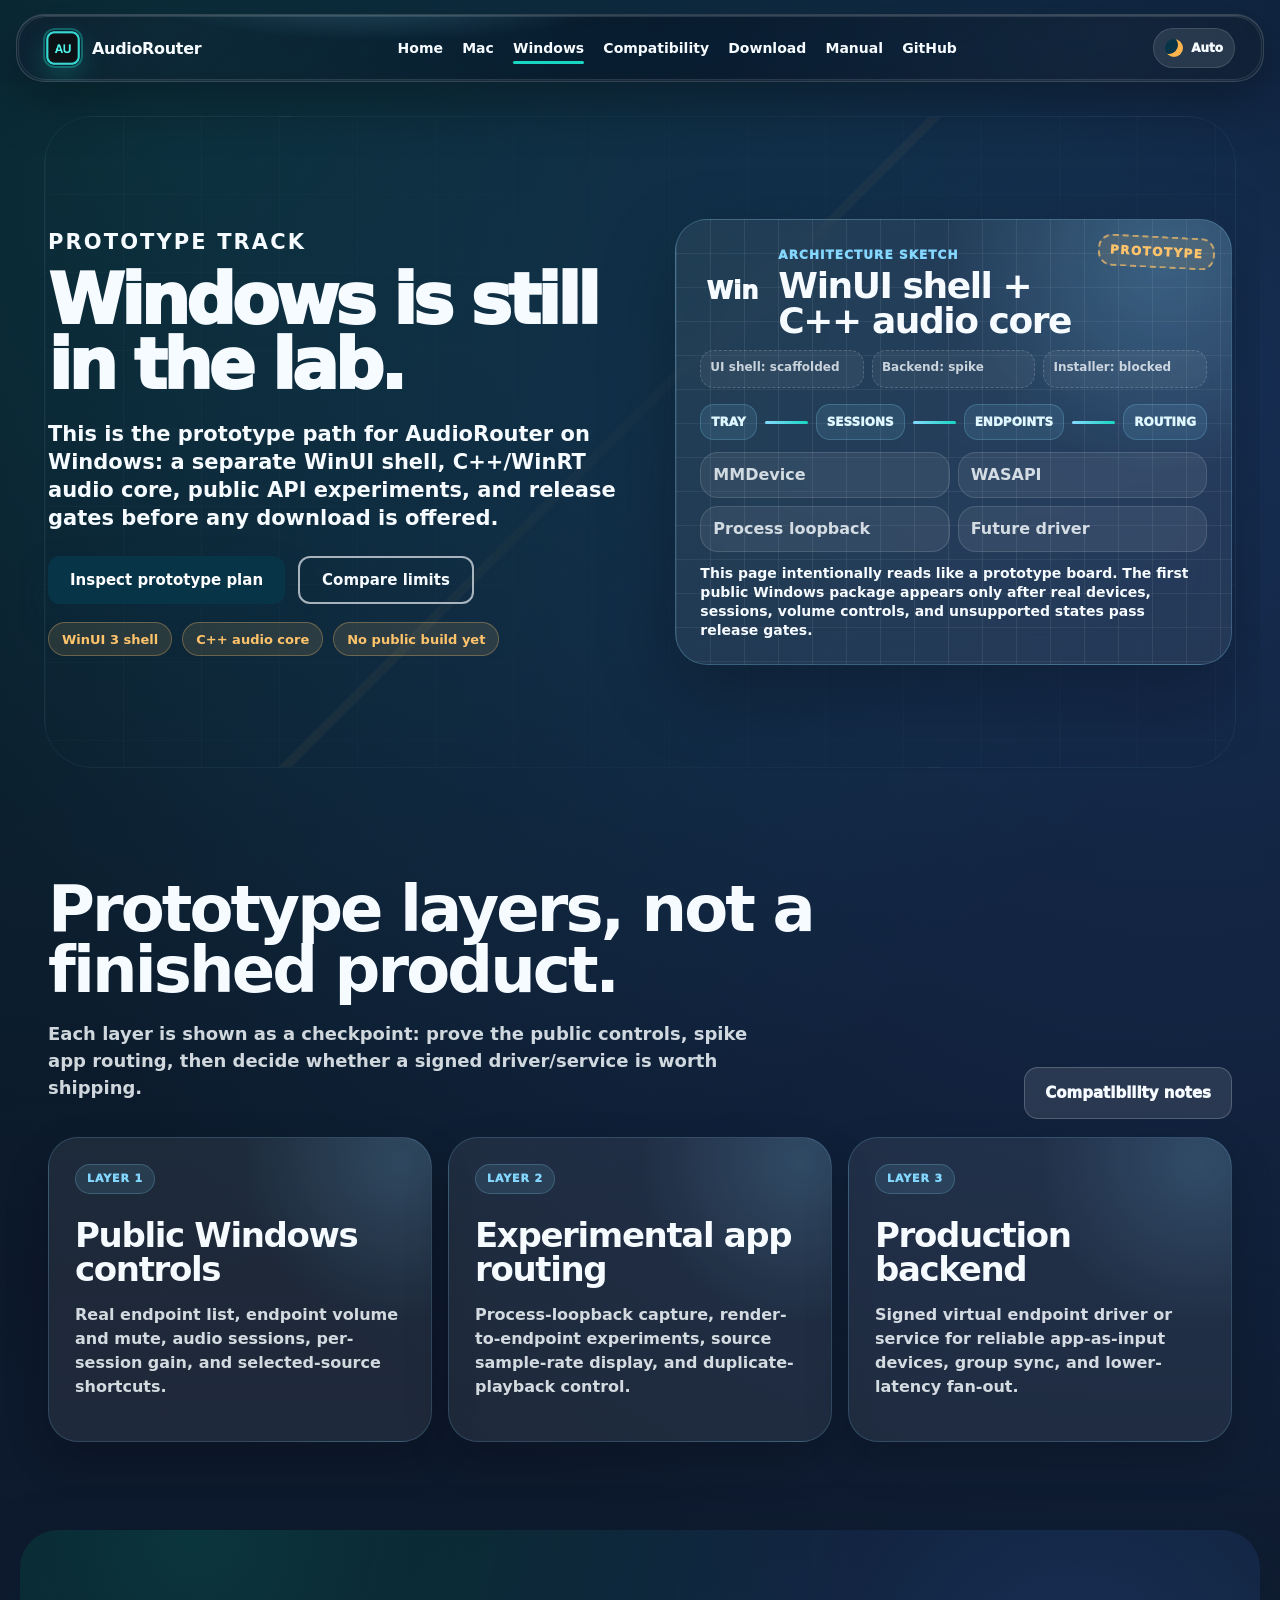
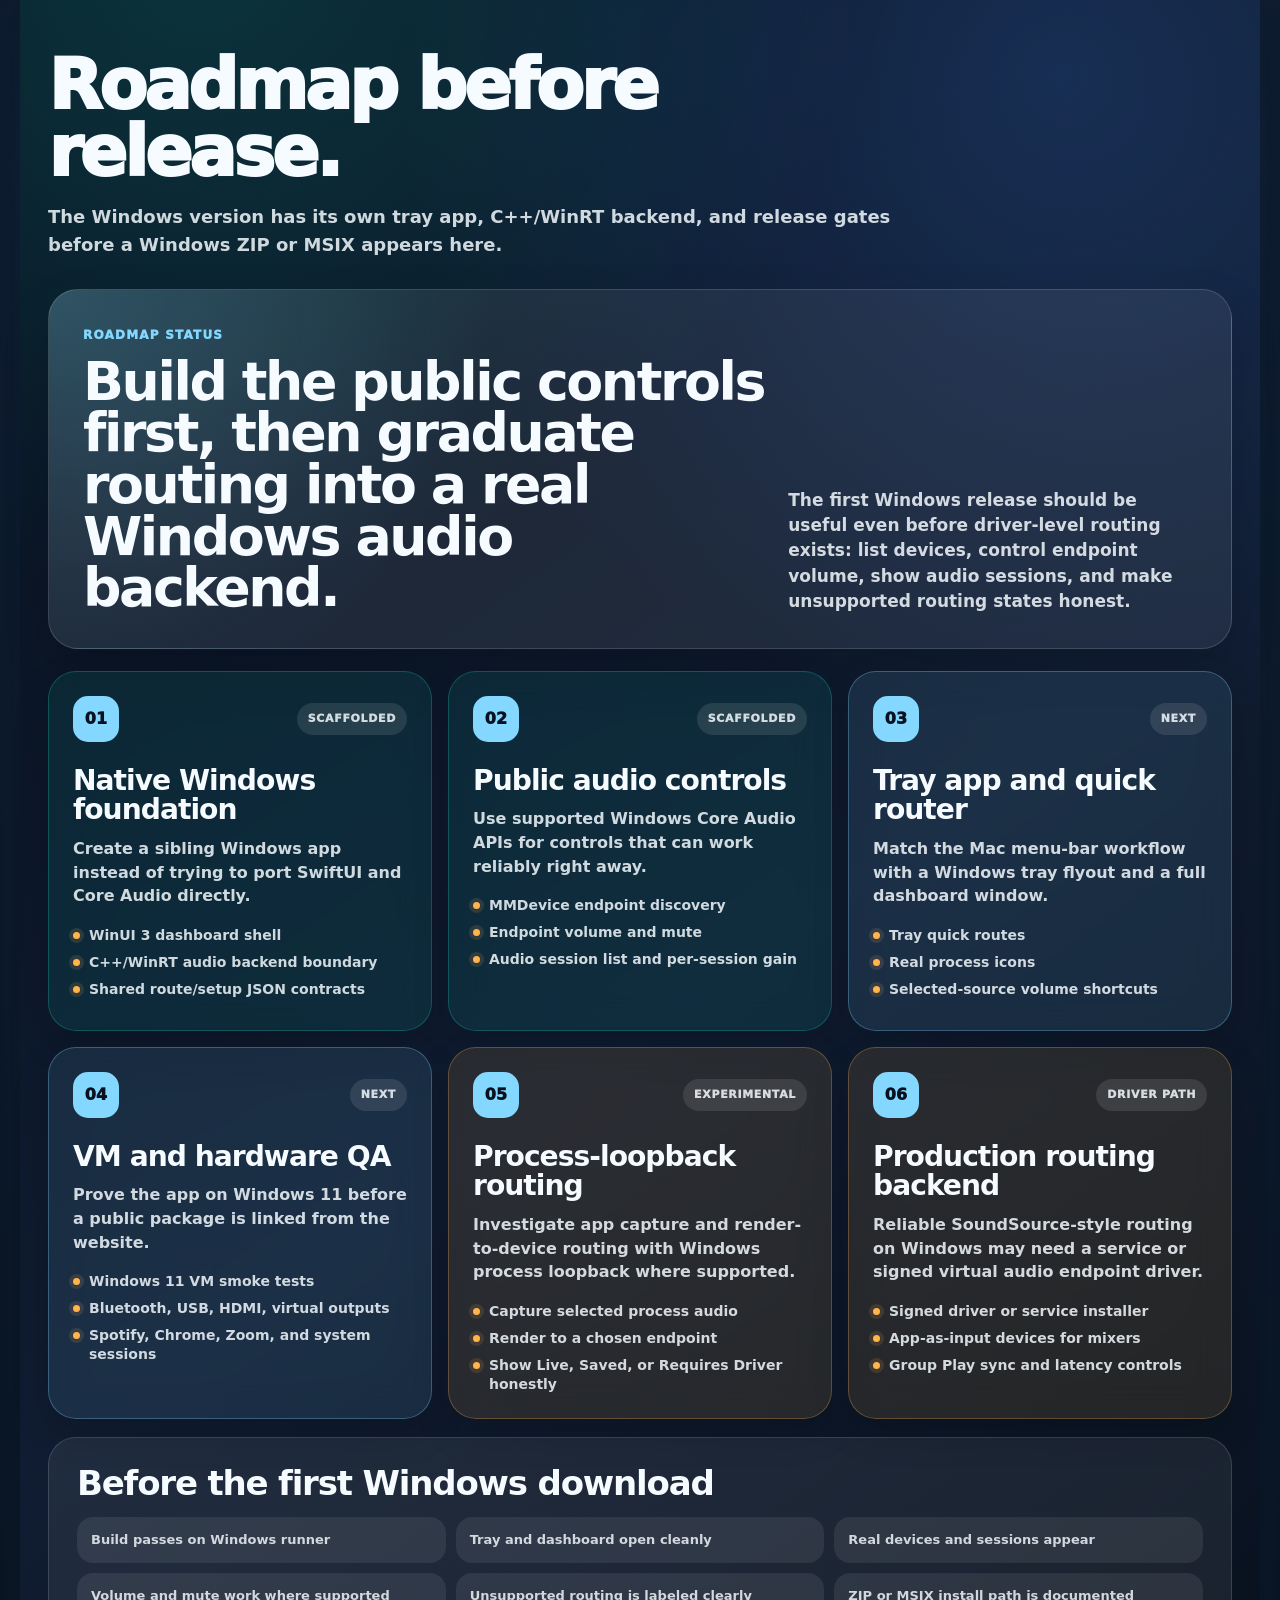
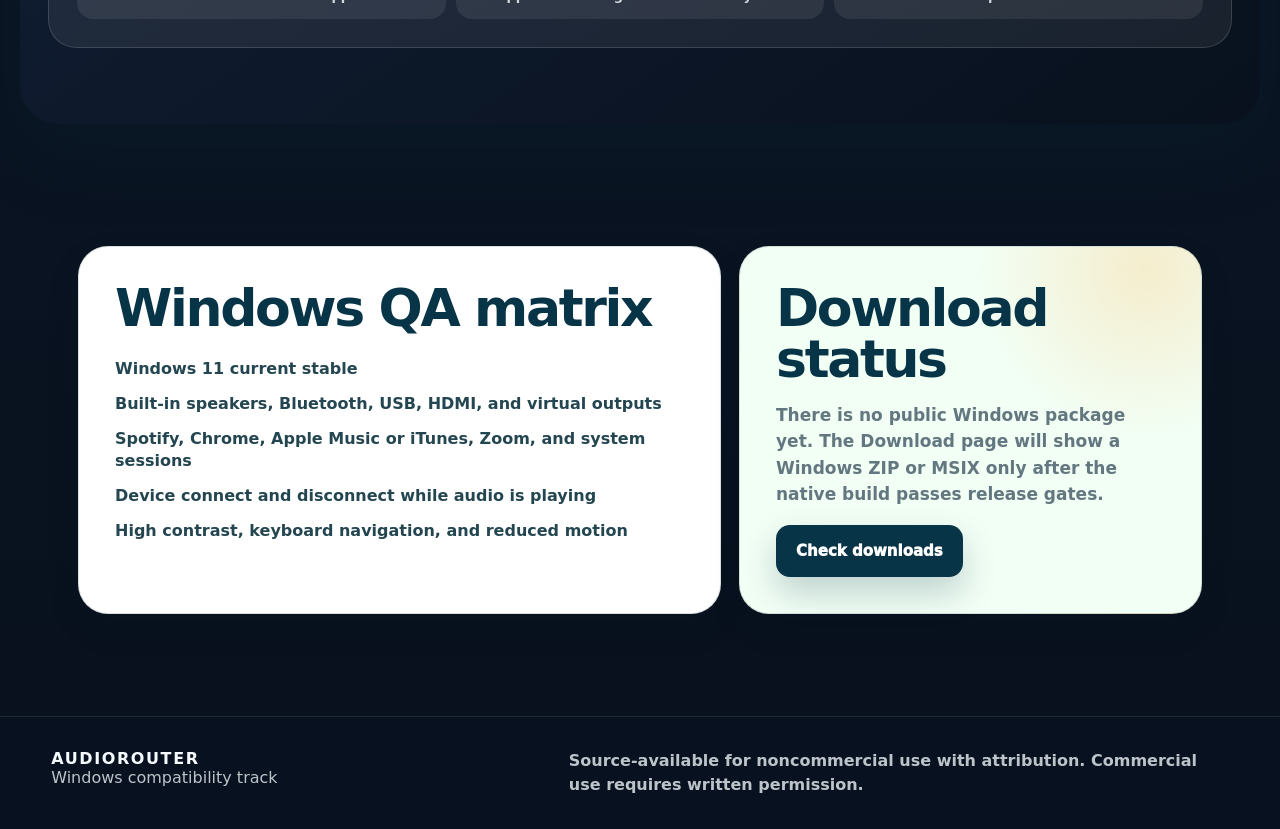
<file: docs/windows.html>
<!doctype html>
<html lang="en" class="windows-site-root">
<head>
  <meta charset="utf-8">
  <meta name="viewport" content="width=device-width, initial-scale=1">
  <meta name="color-scheme" content="light dark">
  <title>AudioRouter for Windows | Roadmap</title>
  <meta name="description" content="AudioRouter for Windows roadmap: WinUI 3 shell, C++/WinRT audio backend, MMDevice, audio sessions, process-loopback capture, and future driver work.">
  <meta property="og:title" content="AudioRouter for Windows roadmap">
  <meta property="og:description" content="A native Windows compatibility track for AudioRouter with clear release gates before public downloads.">
  <meta property="og:image" content="assets/audiorouter-icon.png">
  <meta name="theme-color" content="#07111f">
  <link rel="icon" href="assets/audiorouter-icon.png">
  <link rel="apple-touch-icon" href="assets/audiorouter-icon.png">
  <script>
    (() => {
      try {
        const savedMode = localStorage.getItem("audiorouter-theme-mode");
        const prefersDark = window.matchMedia("(prefers-color-scheme: dark)").matches;
        const mode = ["auto", "dark", "light"].includes(savedMode) ? savedMode : "auto";
        document.documentElement.dataset.themeMode = mode;
        document.documentElement.dataset.theme = mode === "auto" ? (prefersDark ? "dark" : "light") : mode;
      } catch {
        document.documentElement.dataset.themeMode = "auto";
        document.documentElement.dataset.theme = "dark";
      }
    })();
  </script>
  <link rel="stylesheet" href="styles.css?v=20260617-hero-cohesive">
</head>
<body class="windows-site">
  <header class="site-header">
    <a class="brand" href="index.html" aria-label="AudioRouter home">
      <img src="assets/audiorouter-icon.png" alt="" width="36" height="36">
      <span>AudioRouter</span>
    </a>
    <button class="nav-toggle" type="button" aria-expanded="false" aria-controls="primary-nav">
      <span></span>
      <span></span>
      <span></span>
      <strong>Menu</strong>
    </button>
    <nav id="primary-nav" class="nav-links" aria-label="Primary navigation">
      <a href="index.html">Home</a>
      <a href="mac.html">Mac</a>
      <a href="windows.html" aria-current="page">Windows</a>
      <a href="compatibility.html">Compatibility</a>
      <a href="download.html">Download</a>
      <a href="assets/AudioRouter-User-Manual.pdf">Manual</a>
      <a href="https://github.com/alanlu439/audiorouter">GitHub</a>
    </nav>
    <button class="theme-toggle" type="button" aria-pressed="false" aria-label="Theme mode Auto. Switch to dark mode">
      <span class="theme-toggle-icon" aria-hidden="true"></span>
      <span class="theme-toggle-label">Auto</span>
    </button>
  </header>

  <main id="top" class="page-main windows-page">
    <section class="page-hero windows-page-hero" aria-labelledby="windows-title">
      <div>
        <p class="page-kicker">Prototype track</p>
        <h1 id="windows-title">Windows is still in the lab.</h1>
        <p>This is the prototype path for AudioRouter on Windows: a separate WinUI shell, C++/WinRT audio core, public API experiments, and release gates before any download is offered.</p>
        <div class="hero-actions">
          <a class="primary-action" href="#roadmap">Inspect prototype plan</a>
          <a class="secondary-action" href="compatibility.html">Compare limits</a>
        </div>
        <div class="hero-proof-row windows-proof-strip" aria-label="Windows prototype highlights">
          <span>WinUI 3 shell</span>
          <span>C++ audio core</span>
          <span>No public build yet</span>
        </div>
      </div>
      <div class="windows-blueprint-card" aria-label="Windows architecture preview">
        <div class="prototype-stamp">Prototype</div>
        <div class="blueprint-top">
          <span class="platform-mark">Win</span>
          <div>
            <small>Architecture sketch</small>
            <h2>WinUI shell + C++ audio core</h2>
          </div>
        </div>
        <div class="prototype-status-grid" aria-label="Prototype status">
          <span>UI shell: scaffolded</span>
          <span>Backend: spike</span>
          <span>Installer: blocked</span>
        </div>
        <div class="blueprint-flow">
          <span>Tray</span>
          <i></i>
          <span>Sessions</span>
          <i></i>
          <span>Endpoints</span>
          <i></i>
          <span>Routing</span>
        </div>
        <div class="blueprint-grid">
          <span>MMDevice</span>
          <span>WASAPI</span>
          <span>Process loopback</span>
          <span>Future driver</span>
        </div>
        <p>This page intentionally reads like a prototype board. The first public Windows package appears only after real devices, sessions, volume controls, and unsupported states pass release gates.</p>
      </div>
    </section>

    <section class="section windows-lab-section" aria-labelledby="windows-lab-title">
      <div class="windows-lab-header">
        <div>
          <h2 id="windows-lab-title">Prototype layers, not a finished product.</h2>
          <p>Each layer is shown as a checkpoint: prove the public controls, spike app routing, then decide whether a signed driver/service is worth shipping.</p>
        </div>
        <a class="platform-action ghost" href="compatibility.html">Compatibility notes</a>
      </div>
      <div class="windows-lab-grid">
        <article>
          <span>Layer 1</span>
          <h3>Public Windows controls</h3>
          <p>Real endpoint list, endpoint volume and mute, audio sessions, per-session gain, and selected-source shortcuts.</p>
        </article>
        <article>
          <span>Layer 2</span>
          <h3>Experimental app routing</h3>
          <p>Process-loopback capture, render-to-endpoint experiments, source sample-rate display, and duplicate-playback control.</p>
        </article>
        <article>
          <span>Layer 3</span>
          <h3>Production backend</h3>
          <p>Signed virtual endpoint driver or service for reliable app-as-input devices, group sync, and lower-latency fan-out.</p>
        </article>
      </div>
    </section>

    <section id="roadmap" class="section windows-section" aria-labelledby="windows-roadmap-title">
      <div class="section-heading">
        <h2 id="windows-roadmap-title">Roadmap before release.</h2>
        <p>The Windows version has its own tray app, C++/WinRT backend, and release gates before a Windows ZIP or MSIX appears here.</p>
      </div>

      <div class="windows-roadmap-summary">
        <div>
          <span class="windows-eyebrow">Roadmap status</span>
          <h3>Build the public controls first, then graduate routing into a real Windows audio backend.</h3>
        </div>
        <p>The first Windows release should be useful even before driver-level routing exists: list devices, control endpoint volume, show audio sessions, and make unsupported routing states honest.</p>
      </div>

      <div class="windows-roadmap">
        <article class="windows-card complete">
          <div class="windows-card-top">
            <span>01</span>
            <strong>Scaffolded</strong>
          </div>
          <h3>Native Windows foundation</h3>
          <p>Create a sibling Windows app instead of trying to port SwiftUI and Core Audio directly.</p>
          <ul>
            <li>WinUI 3 dashboard shell</li>
            <li>C++/WinRT audio backend boundary</li>
            <li>Shared route/setup JSON contracts</li>
          </ul>
        </article>
        <article class="windows-card complete">
          <div class="windows-card-top">
            <span>02</span>
            <strong>Scaffolded</strong>
          </div>
          <h3>Public audio controls</h3>
          <p>Use supported Windows Core Audio APIs for controls that can work reliably right away.</p>
          <ul>
            <li>MMDevice endpoint discovery</li>
            <li>Endpoint volume and mute</li>
            <li>Audio session list and per-session gain</li>
          </ul>
        </article>
        <article class="windows-card active">
          <div class="windows-card-top">
            <span>03</span>
            <strong>Next</strong>
          </div>
          <h3>Tray app and quick router</h3>
          <p>Match the Mac menu-bar workflow with a Windows tray flyout and a full dashboard window.</p>
          <ul>
            <li>Tray quick routes</li>
            <li>Real process icons</li>
            <li>Selected-source volume shortcuts</li>
          </ul>
        </article>
        <article class="windows-card active">
          <div class="windows-card-top">
            <span>04</span>
            <strong>Next</strong>
          </div>
          <h3>VM and hardware QA</h3>
          <p>Prove the app on Windows 11 before a public package is linked from the website.</p>
          <ul>
            <li>Windows 11 VM smoke tests</li>
            <li>Bluetooth, USB, HDMI, virtual outputs</li>
            <li>Spotify, Chrome, Zoom, and system sessions</li>
          </ul>
        </article>
        <article class="windows-card future">
          <div class="windows-card-top">
            <span>05</span>
            <strong>Experimental</strong>
          </div>
          <h3>Process-loopback routing</h3>
          <p>Investigate app capture and render-to-device routing with Windows process loopback where supported.</p>
          <ul>
            <li>Capture selected process audio</li>
            <li>Render to a chosen endpoint</li>
            <li>Show Live, Saved, or Requires Driver honestly</li>
          </ul>
        </article>
        <article class="windows-card future">
          <div class="windows-card-top">
            <span>06</span>
            <strong>Driver path</strong>
          </div>
          <h3>Production routing backend</h3>
          <p>Reliable SoundSource-style routing on Windows may need a service or signed virtual audio endpoint driver.</p>
          <ul>
            <li>Signed driver or service installer</li>
            <li>App-as-input devices for mixers</li>
            <li>Group Play sync and latency controls</li>
          </ul>
        </article>
      </div>

      <div class="windows-release-gates" aria-label="Windows release gates">
        <h3>Before the first Windows download</h3>
        <div>
          <span>Build passes on Windows runner</span>
          <span>Tray and dashboard open cleanly</span>
          <span>Real devices and sessions appear</span>
          <span>Volume and mute work where supported</span>
          <span>Unsupported routing is labeled clearly</span>
          <span>ZIP or MSIX install path is documented</span>
        </div>
      </div>
    </section>

    <section class="section page-split" aria-labelledby="windows-qa-title">
      <div class="page-panel">
        <h2 id="windows-qa-title">Windows QA matrix</h2>
        <ul class="page-list">
          <li>Windows 11 current stable</li>
          <li>Built-in speakers, Bluetooth, USB, HDMI, and virtual outputs</li>
          <li>Spotify, Chrome, Apple Music or iTunes, Zoom, and system sessions</li>
          <li>Device connect and disconnect while audio is playing</li>
          <li>High contrast, keyboard navigation, and reduced motion</li>
        </ul>
      </div>
      <div class="page-panel accent-panel">
        <h2>Download status</h2>
        <p>There is no public Windows package yet. The Download page will show a Windows ZIP or MSIX only after the native build passes release gates.</p>
        <a class="platform-action" href="download.html">Check downloads</a>
      </div>
    </section>
  </main>

  <footer class="site-footer">
    <div>
      <strong>AUDIOROUTER</strong>
      <span>Windows compatibility track</span>
    </div>
    <p>Source-available for noncommercial use with attribution. Commercial use requires written permission.</p>
  </footer>

  <script src="script.js?v=20260617-page-transitions"></script>
</body>
</html>
</file>
<file: docs/styles.css>
:root {
  color-scheme: light dark;
  --bg: #ffffff;
  --ink: #082733;
  --ink-soft: #244651;
  --muted: #62777f;
  --line: rgba(8, 39, 51, 0.14);
  --line-strong: rgba(8, 39, 51, 0.22);
  --teal: #18d6c2;
  --teal-dark: #007b78;
  --navy: #083447;
  --aqua-soft: #e8fffb;
  --signal: #ffb44e;
  --blue: #5f7cf4;
  --ice: #e9f7ff;
  --mint: #ddfbf6;
  --sky: #edf7ff;
  --cream: #f2fff5;
  --panel: #ffffff;
  --shadow: 0 26px 70px rgba(8, 39, 51, 0.14);
  --radius: 24px;
  --max: 1180px;
  --hero-screen-height: clamp(540px, calc(100svh - 92px), 720px);
  --hero-screen-padding: clamp(34px, 5.6svh, 58px);
  --hero-screen-gap: clamp(24px, 3.6vw, 46px);
  --page-transition-duration: 360ms;
  --page-transition-ease: cubic-bezier(0.2, 0.8, 0.2, 1);
  font-family: Inter, ui-sans-serif, system-ui, -apple-system, BlinkMacSystemFont, "Segoe UI", sans-serif;
}

:root[data-theme="dark"] {
  color-scheme: dark;
  --bg: #07111f;
  --ink: #f6fbff;
  --ink-soft: #d8e8ee;
  --muted: #b4c8d0;
  --line: rgba(246, 251, 255, 0.14);
  --line-strong: rgba(246, 251, 255, 0.24);
  --teal: #35ead4;
  --teal-dark: #79f5e8;
  --navy: #f6fbff;
  --aqua-soft: rgba(53, 234, 212, 0.14);
  --signal: #ffc46b;
  --blue: #84d8ff;
  --ice: rgba(132, 216, 255, 0.13);
  --mint: rgba(53, 234, 212, 0.13);
  --sky: rgba(132, 216, 255, 0.12);
  --cream: rgba(255, 196, 107, 0.12);
  --panel: #0f1b2c;
  --shadow: 0 30px 86px rgba(0, 0, 0, 0.34);
  background:
    radial-gradient(circle at 12% 0%, rgba(53, 234, 212, 0.16), transparent 30%),
    radial-gradient(circle at 92% 6%, rgba(132, 216, 255, 0.18), transparent 34%),
    linear-gradient(180deg, #07111f 0%, #0d1829 48%, #08111d 100%);
}

* {
  box-sizing: border-box;
}

html {
  min-height: 100%;
  scroll-behavior: smooth;
  background:
    linear-gradient(135deg, rgba(24, 214, 194, 0.16), transparent 34%),
    linear-gradient(180deg, #f4fffd 0%, #ffffff 48%, #f4fbff 100%);
}

body {
  margin: 0;
  min-width: 320px;
  color: var(--ink);
  background:
    linear-gradient(135deg, rgba(24, 214, 194, 0.16), transparent 34%),
    linear-gradient(180deg, #f4fffd 0%, #ffffff 48%, #f4fbff 100%);
  transition: background 220ms ease, color 220ms ease;
}

html.page-transition-ready body {
  animation: pageEnter var(--page-transition-duration) var(--page-transition-ease) both;
}

html.is-navigating body {
  pointer-events: none;
  animation: pageExit 180ms ease both;
}

@keyframes pageEnter {
  from {
    opacity: 0;
    transform: translateY(10px) scale(0.992);
    filter: blur(5px);
  }
  to {
    opacity: 1;
    transform: translateY(0) scale(1);
    filter: blur(0);
  }
}

@keyframes pageExit {
  to {
    opacity: 0;
    transform: translateY(-8px) scale(0.998);
    filter: blur(4px);
  }
}

.windows-site-root {
  background:
    radial-gradient(circle at 12% 0%, rgba(24, 214, 194, 0.12), transparent 30%),
    radial-gradient(circle at 92% 8%, rgba(70, 140, 255, 0.18), transparent 34%),
    linear-gradient(180deg, #07111f 0, #0f1b30 44%, #08111d 100%);
}

:root[data-theme="dark"] body {
  background:
    radial-gradient(circle at 12% 0%, rgba(53, 234, 212, 0.16), transparent 30%),
    radial-gradient(circle at 92% 6%, rgba(132, 216, 255, 0.18), transparent 34%),
    linear-gradient(180deg, #07111f 0%, #0d1829 48%, #08111d 100%);
}

a {
  color: inherit;
  text-decoration: none;
}

button {
  font: inherit;
}

.site-header {
  position: sticky;
  top: 14px;
  z-index: 20;
  display: flex;
  align-items: center;
  justify-content: space-between;
  gap: clamp(10px, 1.8vw, 20px);
  width: min(calc(100% - 32px), 1320px);
  height: 68px;
  margin: 14px auto 0;
  padding: 0 clamp(16px, 3vw, 28px);
  overflow: hidden;
  border: 1px solid rgba(255, 255, 255, 0.62);
  border-radius: 28px;
  background:
    linear-gradient(135deg, rgba(255, 255, 255, 0.72), rgba(255, 255, 255, 0.34) 48%, rgba(255, 255, 255, 0.62)),
    radial-gradient(circle at 12% 0%, rgba(24, 214, 194, 0.24), transparent 38%),
    radial-gradient(circle at 88% 20%, rgba(0, 183, 216, 0.16), transparent 34%);
  box-shadow:
    0 22px 52px rgba(8, 39, 51, 0.12),
    inset 0 1px 0 rgba(255, 255, 255, 0.82),
    inset 0 -1px 0 rgba(8, 39, 51, 0.08);
  backdrop-filter: blur(26px) saturate(1.45);
  -webkit-backdrop-filter: blur(26px) saturate(1.45);
}

.site-header::before,
.site-header::after {
  content: "";
  position: absolute;
  pointer-events: none;
  border-radius: inherit;
}

.site-header::before {
  inset: 1px;
  border: 1px solid rgba(255, 255, 255, 0.46);
}

.site-header::after {
  top: -48px;
  left: 10%;
  width: 38%;
  height: 76px;
  background: radial-gradient(ellipse at center, rgba(255, 255, 255, 0.86), transparent 68%);
  opacity: 0.74;
  filter: blur(1px);
}

:root[data-theme="dark"] .site-header {
  border-color: rgba(255, 255, 255, 0.16);
  background:
    linear-gradient(135deg, rgba(15, 27, 44, 0.76), rgba(10, 18, 31, 0.52) 48%, rgba(15, 27, 44, 0.72)),
    radial-gradient(circle at 12% 0%, rgba(53, 234, 212, 0.18), transparent 38%),
    radial-gradient(circle at 88% 20%, rgba(132, 216, 255, 0.14), transparent 34%);
  box-shadow:
    0 22px 52px rgba(0, 0, 0, 0.32),
    inset 0 1px 0 rgba(255, 255, 255, 0.18),
    inset 0 -1px 0 rgba(255, 255, 255, 0.06);
}

:root[data-theme="dark"] .site-header::before {
  border-color: rgba(255, 255, 255, 0.12);
}

:root[data-theme="dark"] .site-header::after {
  background: radial-gradient(ellipse at center, rgba(132, 216, 255, 0.24), transparent 68%);
}

.windows-site {
  background:
    radial-gradient(circle at 12% 0%, rgba(24, 214, 194, 0.12), transparent 30%),
    radial-gradient(circle at 92% 8%, rgba(70, 140, 255, 0.18), transparent 34%),
    linear-gradient(180deg, #07111f 0, #0f1b30 44%, #08111d 100%);
}

.windows-site .site-header {
  border-color: rgba(255, 255, 255, 0.16);
  background:
    linear-gradient(135deg, rgba(15, 27, 44, 0.78), rgba(10, 18, 31, 0.58) 48%, rgba(15, 27, 44, 0.74)),
    radial-gradient(circle at 12% 0%, rgba(53, 234, 212, 0.18), transparent 38%),
    radial-gradient(circle at 88% 20%, rgba(132, 216, 255, 0.14), transparent 34%);
  box-shadow:
    0 22px 52px rgba(0, 0, 0, 0.30),
    inset 0 1px 0 rgba(255, 255, 255, 0.18),
    inset 0 -1px 0 rgba(255, 255, 255, 0.06);
}

.windows-site .site-header::before {
  border-color: rgba(255, 255, 255, 0.12);
}

.windows-site .site-header::after {
  background: radial-gradient(ellipse at center, rgba(132, 216, 255, 0.24), transparent 68%);
}

.windows-site .brand,
.windows-site .nav-links a,
.windows-site .nav-links a:hover,
.windows-site .nav-links a[aria-current="page"] {
  color: #f6fbff;
}

.windows-site .theme-toggle,
.windows-site .nav-toggle {
  color: #f6fbff;
  background: rgba(246, 251, 255, 0.10);
  box-shadow: inset 0 0 0 1px rgba(246, 251, 255, 0.12);
}

.brand {
  position: relative;
  z-index: 1;
  display: inline-flex;
  align-items: center;
  gap: 11px;
  color: var(--ink);
  font-weight: 900;
  letter-spacing: -0.02em;
}

:root[data-theme="dark"] .brand {
  color: var(--ink);
}

.brand img {
  border-radius: 10px;
  box-shadow: 0 0 0 2px rgba(24, 214, 194, 0.34), 0 12px 26px rgba(24, 214, 194, 0.22);
  transition: transform 200ms ease, box-shadow 200ms ease;
}

.brand:hover img {
  transform: translateY(-1px) rotate(-2deg);
  box-shadow: 0 0 0 2px rgba(0, 183, 216, 0.22), 0 16px 34px rgba(24, 214, 194, 0.28);
}

.nav-links {
  position: relative;
  z-index: 1;
  display: flex;
  align-items: center;
  gap: clamp(10px, 1.5vw, 22px);
  color: var(--ink-soft);
  font-size: 14px;
  font-weight: 800;
}

.nav-toggle {
  position: relative;
  z-index: 2;
  display: none;
  align-items: center;
  gap: 6px;
  min-height: 40px;
  border: 0;
  border-radius: 14px;
  padding: 0 12px;
  color: var(--navy);
  background: rgba(255, 255, 255, 0.68);
  box-shadow: inset 0 0 0 1px rgba(8, 39, 51, 0.10);
  font-size: 12px;
  font-weight: 900;
}

:root[data-theme="dark"] .nav-toggle,
:root[data-theme="dark"] .theme-toggle {
  color: var(--ink);
  background: rgba(246, 251, 255, 0.10);
  box-shadow: inset 0 0 0 1px rgba(246, 251, 255, 0.12);
}

.nav-toggle span {
  display: block;
  width: 15px;
  height: 2px;
  border-radius: 999px;
  background: currentColor;
}

.nav-toggle strong {
  margin-left: 4px;
}

.theme-toggle {
  position: relative;
  z-index: 2;
  display: inline-flex;
  align-items: center;
  gap: 8px;
  min-height: 40px;
  border: 0;
  border-radius: 999px;
  padding: 0 12px;
  color: var(--navy);
  background: rgba(255, 255, 255, 0.72);
  box-shadow: inset 0 0 0 1px rgba(8, 39, 51, 0.10);
  font-size: 12px;
  font-weight: 950;
  cursor: pointer;
  transition: transform 180ms ease, background 180ms ease, color 180ms ease, box-shadow 180ms ease;
  flex: 0 0 auto;
}

.theme-toggle:hover {
  transform: translateY(-1px);
}

.theme-toggle-icon {
  position: relative;
  width: 18px;
  height: 18px;
  flex: 0 0 auto;
  border-radius: 999px;
  background: var(--navy);
  box-shadow: inset -5px -3px 0 var(--signal);
  transition: box-shadow 180ms ease, background 180ms ease, transform 180ms ease;
}

:root[data-theme="dark"] .theme-toggle-icon {
  background: var(--signal);
  box-shadow: 0 0 0 5px rgba(255, 196, 107, 0.16);
  transform: rotate(18deg);
}

.nav-links a {
  position: relative;
}

.nav-links a::after {
  content: "";
  position: absolute;
  left: 0;
  right: 0;
  bottom: -8px;
  height: 3px;
  border-radius: 999px;
  background: var(--teal);
  transform: scaleX(0);
  transform-origin: left;
  transition: transform 180ms ease;
}

.nav-links a:hover {
  color: var(--navy);
}

.nav-links a[aria-current="page"] {
  color: var(--navy);
}

.nav-links a:hover::after {
  transform: scaleX(1);
}

.nav-links a[aria-current="page"]::after {
  transform: scaleX(1);
}

.hero {
  position: relative;
  isolation: isolate;
  display: grid;
  grid-template-columns: minmax(0, 1fr) minmax(400px, 0.86fr);
  gap: var(--hero-screen-gap);
  align-items: center;
  width: min(100%, 1440px);
  min-height: var(--hero-screen-height);
  height: auto;
  margin: 0 auto;
  padding: var(--hero-screen-padding) clamp(20px, 5vw, 72px);
  overflow: hidden;
}

.hero::before {
  content: "";
  position: absolute;
  inset: clamp(18px, 3vw, 36px) clamp(16px, 4vw, 54px);
  z-index: 0;
  border: 1px solid rgba(24, 214, 194, 0.18);
  border-radius: clamp(28px, 4vw, 48px);
  background:
    linear-gradient(90deg, rgba(8, 39, 51, 0.055) 1px, transparent 1px),
    linear-gradient(0deg, rgba(8, 39, 51, 0.045) 1px, transparent 1px),
    linear-gradient(135deg, transparent 0 46%, rgba(24, 214, 194, 0.13) 46% 46.7%, transparent 46.7% 100%);
  background-size: 88px 88px, 88px 88px, 100% 100%;
  pointer-events: none;
  -webkit-mask-image: linear-gradient(90deg, rgba(0, 0, 0, 0.52), rgba(0, 0, 0, 0.20) 48%, rgba(0, 0, 0, 0.44));
  mask-image: linear-gradient(90deg, rgba(0, 0, 0, 0.52), rgba(0, 0, 0, 0.20) 48%, rgba(0, 0, 0, 0.44));
}

:root[data-theme="dark"] .hero::before,
:root[data-theme="dark"] .page-hero::after {
  border-color: rgba(53, 234, 212, 0.16);
  background:
    linear-gradient(90deg, rgba(246, 251, 255, 0.055) 1px, transparent 1px),
    linear-gradient(0deg, rgba(246, 251, 255, 0.045) 1px, transparent 1px),
    linear-gradient(135deg, transparent 0 46%, rgba(53, 234, 212, 0.12) 46% 46.7%, transparent 46.7% 100%);
  background-size: 88px 88px, 88px 88px, 100% 100%;
}

.hero-copy,
.hero-stage {
  position: relative;
  z-index: 1;
}

.hero-copy {
  max-width: 650px;
}

.hero h1 {
  max-width: 760px;
  margin: 0;
  color: var(--navy);
  font-size: clamp(48px, 5.4vw, 76px);
  font-weight: 950;
  line-height: 0.93;
  letter-spacing: -0.055em;
}

.hero h1 span {
  color: var(--teal-dark);
  font-style: italic;
  letter-spacing: -0.06em;
}

.hero-lede {
  max-width: 540px;
  margin: 20px 0 0;
  color: var(--ink-soft);
  font-size: clamp(18px, 1.85vw, 22px);
  line-height: 1.3;
  font-weight: 700;
}

.hero-actions {
  display: flex;
  flex-wrap: wrap;
  gap: 13px;
  margin-top: 24px;
}

.primary-action,
.secondary-action {
  display: inline-flex;
  align-items: center;
  justify-content: center;
  min-height: 48px;
  border-radius: 12px;
  padding: 0 22px;
  font-size: 15px;
  font-weight: 900;
  transition: transform 180ms ease, box-shadow 180ms ease, background 180ms ease, color 180ms ease;
}

.primary-action {
  color: #ffffff;
  background: var(--navy);
  box-shadow: 0 16px 36px rgba(8, 52, 71, 0.22);
}

.secondary-action {
  color: var(--navy);
  background: #ffffff;
  border: 2px solid var(--navy);
}

.primary-action:hover,
.secondary-action:hover {
  transform: translateY(-2px);
}

.primary-action:hover {
  background: #052637;
  box-shadow: 0 20px 44px rgba(8, 52, 71, 0.28);
}

.secondary-action:hover {
  color: #ffffff;
  background: var(--navy);
}

.trust-row,
.hero-proof-row {
  display: flex;
  flex-wrap: wrap;
  gap: 10px;
  margin-top: 18px;
}

.trust-row span,
.hero-proof-row span {
  display: inline-flex;
  align-items: center;
  min-height: 34px;
  padding: 0 13px;
  color: var(--teal-dark);
  background: rgba(24, 214, 194, 0.14);
  border: 1px solid rgba(24, 214, 194, 0.36);
  border-radius: 999px;
  font-size: 13px;
  font-weight: 850;
}

:root[data-theme="dark"] .trust-row span,
:root[data-theme="dark"] .hero-proof-row span {
  color: var(--teal-dark);
  background: rgba(53, 234, 212, 0.12);
  border-color: rgba(53, 234, 212, 0.26);
}

.hero-stage {
  justify-self: end;
  width: min(100%, clamp(430px, 38vw, 560px));
  padding: 14px;
  border: 1px solid rgba(8, 39, 51, 0.13);
  border-radius: 32px;
  background:
    linear-gradient(145deg, rgba(255, 255, 255, 0.84), rgba(243, 253, 252, 0.58));
  box-shadow: var(--shadow);
}

.menu-bar,
.console-window {
  border: 1px solid rgba(8, 39, 51, 0.13);
}

.menu-bar {
  display: flex;
  align-items: center;
  gap: 7px;
  width: 100%;
  height: 48px;
  margin: 0;
  padding: 0 16px;
  border-radius: 22px 22px 14px 14px;
  background: rgba(255, 255, 255, 0.70);
  box-shadow: inset 0 1px 0 rgba(255, 255, 255, 0.62);
}

.menu-bar span {
  width: 11px;
  height: 11px;
  border-radius: 999px;
}

.menu-bar span:nth-child(1) {
  background: #ff6b6b;
}

.menu-bar span:nth-child(2) {
  background: #f4b63f;
}

.menu-bar span:nth-child(3) {
  background: #40c463;
}

.menu-bar strong {
  margin-left: 10px;
  color: var(--ink-soft);
  font-size: 13px;
  font-weight: 900;
}

.console-window {
  position: relative;
  overflow: hidden;
  margin-top: 12px;
  border-radius: 22px;
  padding: 16px;
  background:
    radial-gradient(circle at 88% 12%, rgba(24, 214, 194, 0.16), transparent 34%),
    rgba(255, 255, 255, 0.72);
  box-shadow: inset 0 1px 0 rgba(255, 255, 255, 0.54);
}

.console-title,
.route-source,
.route-output,
.fader-row,
.signal-strip div,
.feature-card,
.patch-console,
.truth-card,
.download-card {
  background: #ffffff;
  border: 1px solid var(--line);
}

:root[data-theme="dark"] .menu-bar,
:root[data-theme="dark"] .hero-stage,
:root[data-theme="dark"] .console-window,
:root[data-theme="dark"] .console-title,
:root[data-theme="dark"] .route-source,
:root[data-theme="dark"] .route-output,
:root[data-theme="dark"] .fader-row,
:root[data-theme="dark"] .signal-strip div,
:root[data-theme="dark"] .feature-card,
:root[data-theme="dark"] .patch-console,
:root[data-theme="dark"] .patch-source,
:root[data-theme="dark"] .patch-output,
:root[data-theme="dark"] .truth-card,
:root[data-theme="dark"] .page-card,
:root[data-theme="dark"] .page-panel,
:root[data-theme="dark"] .page-hero-panel,
:root[data-theme="dark"] .download-card {
  color: var(--ink);
  background: rgba(246, 251, 255, 0.07);
  border-color: var(--line);
  box-shadow: 0 18px 54px rgba(0, 0, 0, 0.24);
}

:root[data-theme="dark"] .hero-stage {
  background:
    linear-gradient(145deg, rgba(246, 251, 255, 0.08), rgba(53, 234, 212, 0.045)),
    rgba(7, 17, 31, 0.52);
}

:root[data-theme="dark"] .menu-bar {
  background: rgba(246, 251, 255, 0.08);
  box-shadow: inset 0 1px 0 rgba(246, 251, 255, 0.10);
}

:root[data-theme="dark"] .console-window {
  background:
    radial-gradient(circle at 88% 12%, rgba(53, 234, 212, 0.15), transparent 34%),
    rgba(246, 251, 255, 0.06);
  box-shadow: inset 0 1px 0 rgba(246, 251, 255, 0.08);
}

:root[data-theme="dark"] .console-title,
:root[data-theme="dark"] .route-output,
:root[data-theme="dark"] .patch-source.active,
:root[data-theme="dark"] .patch-output.active {
  background: rgba(53, 234, 212, 0.11);
}

:root[data-theme="dark"] .fader-row,
:root[data-theme="dark"] .patch-source.add,
:root[data-theme="dark"] .patch-output.add,
:root[data-theme="dark"] .accent-panel {
  background: rgba(255, 196, 107, 0.11);
}

:root[data-theme="dark"] .live-pill,
:root[data-theme="dark"] .platform-status.live {
  color: #061c23;
  background: rgba(53, 234, 212, 0.88);
  border-color: rgba(53, 234, 212, 0.58);
}

.console-title {
  display: flex;
  align-items: center;
  justify-content: space-between;
  gap: 14px;
  border-radius: 18px;
  padding: 16px;
  background: var(--aqua-soft);
}

.console-title p,
.console-title h2 {
  margin: 0;
}

.console-title p,
.patch-column h3 {
  color: var(--navy);
  font-size: 12px;
  font-weight: 950;
  letter-spacing: 0.08em;
  text-transform: uppercase;
}

.console-title h2 {
  margin-top: 2px;
  color: var(--ink);
  font-size: clamp(20px, 2.2vw, 28px);
  line-height: 1.05;
}

.live-pill {
  display: inline-flex;
  align-items: center;
  min-height: 32px;
  padding: 0 12px;
  color: var(--teal-dark);
  background: #dffffa;
  border: 1px solid rgba(24, 214, 194, 0.36);
  border-radius: 999px;
  font-size: 12px;
  font-weight: 950;
  animation: livePulse 2.4s ease-out infinite;
}

.route-board {
  display: grid;
  gap: 12px;
  margin-top: 14px;
}

.route-source {
  display: grid;
  grid-template-columns: 42px minmax(0, 1fr) 44px minmax(130px, 0.9fr);
  align-items: center;
  gap: 12px;
  min-width: 0;
  border-radius: 18px;
  padding: 13px;
  background: #fff;
}

.route-source.active {
  border-color: rgba(24, 214, 194, 0.58);
  box-shadow: inset 5px 0 0 var(--teal), 0 14px 28px rgba(24, 214, 194, 0.13);
}

.route-source img,
.app-dot {
  width: 38px;
  height: 38px;
  border-radius: 12px;
}

.app-dot {
  position: relative;
  display: inline-flex;
  align-items: center;
  justify-content: center;
  color: #ffffff;
  font-weight: 950;
  overflow: hidden;
}

.app-dot.spotify {
  background: #1ed760;
}

.app-dot.spotify span {
  position: absolute;
  left: 22%;
  right: 17%;
  height: 9%;
  border-radius: 999px;
  background: #062c1a;
  transform: rotate(8deg);
}

.app-dot.spotify span:nth-child(1) {
  top: 31%;
}

.app-dot.spotify span:nth-child(2) {
  top: 45%;
  right: 21%;
}

.app-dot.spotify span:nth-child(3) {
  top: 59%;
  right: 28%;
}

.app-dot.music {
  background: #ff4f79;
}

:root[data-theme="dark"] .app-dot.music {
  color: #07111f;
}

.app-dot.chrome {
  color: transparent;
  background: conic-gradient(#4385f5, #34a853, #fbbc05, #ea4335, #4385f5);
}

.app-dot.chrome::before,
.app-dot.chrome::after {
  content: "";
  position: absolute;
  border-radius: 999px;
}

.app-dot.chrome::before {
  width: 50%;
  height: 50%;
  background: #ffffff;
}

.app-dot.chrome::after {
  width: 30%;
  height: 30%;
  background: #4385f5;
  box-shadow: 0 0 0 1px rgba(8, 39, 51, 0.08);
}

.route-source strong,
.route-output strong {
  display: block;
  color: var(--ink);
  line-height: 1.1;
}

.route-source small,
.route-output small {
  display: block;
  margin-top: 3px;
  color: var(--muted);
  font-size: 12px;
  font-weight: 750;
}

.route-arrow {
  color: var(--navy);
  font-size: 10px;
  font-weight: 950;
  text-align: center;
  text-transform: uppercase;
}

.route-arrow span {
  display: inline-flex;
  align-items: center;
  justify-content: center;
  width: 34px;
  height: 34px;
  border-radius: 999px;
  background: var(--cream);
  border: 1px solid rgba(255, 180, 78, 0.38);
  animation: routeArrowPulse 2.8s ease-in-out infinite;
}

.route-output {
  display: flex;
  align-items: center;
  gap: 9px;
  min-width: 0;
  padding: 10px;
  border-radius: 15px;
  background: #f8fcff;
}

.speaker-icon,
.feature-icon {
  display: inline-flex;
  align-items: center;
  justify-content: center;
}

.speaker-icon {
  flex: 0 0 auto;
  width: 34px;
  height: 34px;
  border-radius: 11px;
  color: #073d38;
  background: var(--teal);
  font-size: 12px;
  font-weight: 950;
  animation: speakerPulse 3.4s ease-in-out infinite;
}

.speaker-icon.orange {
  color: #4b2a00;
  background: var(--signal);
}

.speaker-icon.group {
  color: #ffffff;
  background: var(--navy);
}

.fader-row {
  display: grid;
  grid-template-columns: auto 30px minmax(0, 1fr) 30px auto;
  align-items: center;
  gap: 10px;
  margin-top: 14px;
  padding: 14px;
  border-radius: 18px;
  background: #fff8e3;
}

.fader-row button {
  height: 30px;
  border: 0;
  border-radius: 10px;
  color: var(--navy);
  background: #ffffff;
  font-weight: 950;
}

.fader {
  height: 10px;
  border-radius: 999px;
  background: rgba(8, 52, 71, 0.14);
  overflow: hidden;
}

.fader span {
  display: block;
  width: 72%;
  height: 100%;
  border-radius: inherit;
  background: var(--signal);
  animation: faderBreathe 3.6s ease-in-out infinite;
}

.signal-strip {
  display: grid;
  grid-template-columns: repeat(5, minmax(0, 1fr));
  gap: 14px;
  max-width: var(--max);
  margin: -34px auto 0;
  padding: 0 clamp(20px, 4vw, 28px);
  position: relative;
  z-index: 5;
}

.signal-strip div {
  min-height: 116px;
  padding: 20px;
  border-radius: 22px;
  box-shadow: 0 16px 34px rgba(8, 39, 51, 0.08);
}

.signal-strip div:nth-child(1) {
  background: var(--mint);
}

.signal-strip div:nth-child(2) {
  background: var(--sky);
}

.signal-strip div:nth-child(3) {
  background: var(--ice);
}

.signal-strip div:nth-child(4) {
  background: var(--cream);
}

.signal-strip div:nth-child(5) {
  background: #f5f0ff;
}

.signal-strip strong,
.signal-strip span {
  display: block;
}

.signal-strip strong {
  color: var(--ink);
  font-size: 19px;
  line-height: 1.1;
}

.signal-strip span {
  margin-top: 8px;
  color: var(--muted);
  font-weight: 750;
}

.section {
  max-width: var(--max);
  margin: 0 auto;
  padding: clamp(82px, 10vw, 122px) clamp(20px, 4vw, 28px) 0;
  scroll-margin-top: 104px;
}

.section-heading {
  max-width: 760px;
  margin-bottom: 30px;
}

.section-heading.compact {
  max-width: 820px;
  margin-right: auto;
  margin-left: auto;
  text-align: center;
}

.section-heading h2,
.download-section h2 {
  margin: 0;
  color: var(--navy);
  font-size: clamp(36px, 5.5vw, 70px);
  font-weight: 950;
  line-height: 0.95;
  letter-spacing: -0.045em;
}

.section-heading p,
.download-section p {
  color: var(--muted);
  font-size: 18px;
  line-height: 1.55;
  font-weight: 650;
}

.section-heading.compact p {
  max-width: 680px;
  margin-right: auto;
  margin-left: auto;
}

.page-main {
  padding-bottom: clamp(70px, 8vw, 112px);
}

.page-hero {
  position: relative;
  isolation: isolate;
  display: grid;
  grid-template-columns: minmax(0, 0.98fr) minmax(360px, 0.82fr);
  gap: var(--hero-screen-gap);
  align-items: center;
  max-width: 1240px;
  min-height: var(--hero-screen-height);
  margin: 0 auto;
  padding: var(--hero-screen-padding) clamp(20px, 4vw, 28px);
  overflow: hidden;
}

.page-hero::after {
  content: "";
  position: absolute;
  inset: clamp(18px, 3vw, 34px) clamp(14px, 3vw, 24px);
  z-index: 0;
  border: 1px solid rgba(24, 214, 194, 0.16);
  border-radius: clamp(28px, 4vw, 48px);
  background:
    linear-gradient(90deg, rgba(8, 39, 51, 0.05) 1px, transparent 1px),
    linear-gradient(0deg, rgba(8, 39, 51, 0.04) 1px, transparent 1px),
    linear-gradient(135deg, transparent 0 48%, rgba(255, 180, 78, 0.12) 48% 48.7%, transparent 48.7% 100%);
  background-size: 78px 78px, 78px 78px, 100% 100%;
  pointer-events: none;
  -webkit-mask-image: linear-gradient(90deg, rgba(0, 0, 0, 0.50), rgba(0, 0, 0, 0.16) 48%, rgba(0, 0, 0, 0.50));
  mask-image: linear-gradient(90deg, rgba(0, 0, 0, 0.50), rgba(0, 0, 0, 0.16) 48%, rgba(0, 0, 0, 0.50));
}

.page-hero > :first-child {
  max-width: 700px;
}

.page-hero > * {
  position: relative;
  z-index: 1;
}

.page-kicker {
  margin: 0 0 12px;
  color: var(--teal-dark);
  font-size: 13px;
  font-weight: 950;
  letter-spacing: 0.10em;
  text-transform: uppercase;
}

.page-hero h1 {
  max-width: 800px;
  margin: 0;
  color: var(--navy);
  font-size: clamp(42px, 5.4vw, 70px);
  font-weight: 950;
  line-height: 0.95;
  letter-spacing: -0.055em;
}

.page-hero p {
  max-width: 590px;
  color: var(--ink-soft);
  font-size: clamp(17px, 1.75vw, 21px);
  line-height: 1.34;
  font-weight: 700;
}

.page-hero-panel {
  border: 1px solid var(--line);
  border-radius: 30px;
  padding: clamp(20px, 3.2vw, 30px);
  background:
    radial-gradient(circle at 86% 4%, rgba(24, 214, 194, 0.30), transparent 32%),
    #ffffff;
  box-shadow: var(--shadow);
}

.page-hero-panel,
.mac-product-card,
.windows-blueprint-card {
  align-self: center;
  justify-self: stretch;
}

.page-hero-panel h2 {
  margin: 18px 0 0;
  color: var(--navy);
  font-size: clamp(26px, 3.2vw, 38px);
  line-height: 0.98;
  letter-spacing: -0.045em;
}

.page-hero-panel p {
  margin-bottom: 0;
  font-size: 17px;
  line-height: 1.5;
}

.hero-dashboard-card {
  display: grid;
  gap: 14px;
  overflow: hidden;
  background:
    linear-gradient(145deg, rgba(255, 255, 255, 0.94), rgba(232, 255, 251, 0.78)),
    linear-gradient(90deg, rgba(8, 39, 51, 0.055) 1px, transparent 1px),
    linear-gradient(0deg, rgba(8, 39, 51, 0.045) 1px, transparent 1px);
  background-size: auto, 42px 42px, 42px 42px;
}

:root[data-theme="dark"] .hero-dashboard-card {
  background:
    linear-gradient(145deg, rgba(246, 251, 255, 0.09), rgba(53, 234, 212, 0.07)),
    linear-gradient(90deg, rgba(246, 251, 255, 0.05) 1px, transparent 1px),
    linear-gradient(0deg, rgba(246, 251, 255, 0.04) 1px, transparent 1px);
  background-size: auto, 42px 42px, 42px 42px;
}

.hero-card-top {
  display: flex;
  align-items: center;
  gap: 14px;
}

.hero-card-top small {
  color: var(--teal-dark);
  font-size: 12px;
  font-weight: 950;
  letter-spacing: 0.10em;
  text-transform: uppercase;
}

.hero-card-top h2 {
  margin: 4px 0 0;
}

.hero-card-top .platform-mark {
  flex: 0 0 auto;
  color: #073d38;
  background: var(--teal);
  box-shadow: 0 18px 36px rgba(24, 214, 194, 0.18);
}

.compat-hero-card .platform-mark {
  color: #ffffff;
  background: var(--navy);
}

.download-hero-card .platform-mark {
  color: #3d2300;
  background: var(--signal);
}

.compat-status-stack,
.package-stack {
  display: grid;
  gap: 8px;
}

.compat-status-stack div,
.package-stack div {
  display: grid;
  align-items: center;
  min-height: 58px;
  border: 1px solid rgba(8, 39, 51, 0.10);
  border-radius: 18px;
  padding: 11px 12px;
  background: rgba(255, 255, 255, 0.72);
}

:root[data-theme="dark"] .compat-status-stack div,
:root[data-theme="dark"] .package-stack div {
  border-color: rgba(246, 251, 255, 0.12);
  background: rgba(246, 251, 255, 0.08);
}

.compat-status-stack div {
  grid-template-columns: auto minmax(138px, 0.45fr) minmax(0, 1fr);
  gap: 10px;
}

.package-stack div {
  grid-template-columns: minmax(136px, 0.44fr) minmax(0, 1fr);
  gap: 12px;
}

.compat-status-stack strong,
.package-stack strong {
  color: var(--ink);
  font-size: 15px;
  font-weight: 950;
  white-space: nowrap;
}

.compat-status-stack small,
.package-stack span {
  color: var(--muted);
  line-height: 1.35;
  font-size: 13px;
  font-weight: 760;
}

.status-dot {
  width: 12px;
  height: 12px;
  border-radius: 999px;
  background: var(--teal);
  box-shadow: 0 0 0 6px rgba(24, 214, 194, 0.11);
}

.status-dot.saved {
  background: var(--signal);
  box-shadow: 0 0 0 6px rgba(255, 180, 78, 0.13);
}

.status-dot.backend {
  background: var(--blue);
  box-shadow: 0 0 0 6px rgba(80, 99, 190, 0.13);
}

.hero-card-note {
  border-radius: 18px;
  padding: 15px 16px;
  color: var(--ink-soft);
  background: rgba(255, 180, 78, 0.14);
  border: 1px solid rgba(255, 180, 78, 0.24);
  font-size: 15px !important;
  font-weight: 800 !important;
}

:root[data-theme="dark"] .hero-card-note {
  color: var(--ink);
  background: rgba(255, 196, 107, 0.12);
  border-color: rgba(255, 196, 107, 0.22);
}

.dark-panel {
  color: #f6fbff;
  border-color: rgba(255, 255, 255, 0.16);
  background:
    radial-gradient(circle at 84% 8%, rgba(132, 216, 255, 0.22), transparent 35%),
    linear-gradient(145deg, #0c1728, #111d35 56%, #07111f);
}

.dark-panel h2,
.dark-panel p {
  color: #f6fbff;
}

.mac-page-hero,
.download-page-hero {
  min-height: var(--hero-screen-height);
}

.compat-page-hero,
.download-page-hero {
  grid-template-columns: minmax(0, 0.96fr) minmax(340px, 0.78fr);
}

.page-card-grid {
  display: grid;
  grid-template-columns: repeat(4, minmax(0, 1fr));
  gap: 16px;
}

.page-card-grid .section-heading {
  grid-column: 1 / -1;
}

.page-card {
  display: block;
  min-height: 260px;
  border: 1px solid var(--line);
  border-radius: 28px;
  padding: 26px;
  color: inherit;
  background: #ffffff;
  box-shadow: 0 14px 36px rgba(8, 39, 51, 0.08);
  transition: transform 220ms ease, box-shadow 220ms ease, border-color 220ms ease, background 220ms ease;
}

.page-card:hover {
  transform: translateY(-4px);
  border-color: rgba(24, 214, 194, 0.38);
  background: #fbfffe;
  box-shadow: 0 24px 54px rgba(8, 39, 51, 0.14);
}

.page-card span {
  display: inline-flex;
  align-items: center;
  min-height: 30px;
  border-radius: 999px;
  padding: 0 11px;
  color: var(--teal-dark);
  background: rgba(24, 214, 194, 0.14);
  border: 1px solid rgba(24, 214, 194, 0.28);
  font-size: 12px;
  font-weight: 950;
  letter-spacing: 0.08em;
  text-transform: uppercase;
}

.page-card h3 {
  margin: 22px 0 10px;
  color: var(--ink);
  font-size: clamp(23px, 2.4vw, 31px);
  line-height: 1.04;
  letter-spacing: -0.035em;
}

.page-card p {
  margin: 0;
  color: var(--muted);
  line-height: 1.55;
  font-weight: 650;
}

.next-pages {
  padding-bottom: clamp(82px, 10vw, 124px);
}

.page-split {
  display: grid;
  grid-template-columns: minmax(0, 1fr) minmax(320px, 0.72fr);
  gap: 18px;
}

.page-panel {
  border: 1px solid var(--line);
  border-radius: 30px;
  padding: clamp(24px, 4vw, 36px);
  background: #ffffff;
  box-shadow: 0 14px 36px rgba(8, 39, 51, 0.08);
}

.page-panel h2 {
  margin: 0;
  color: var(--navy);
  font-size: clamp(30px, 4.2vw, 52px);
  line-height: 0.98;
  letter-spacing: -0.045em;
}

.page-panel p {
  color: var(--muted);
  font-size: 17px;
  line-height: 1.55;
  font-weight: 650;
}

.accent-panel {
  background:
    radial-gradient(circle at 88% 6%, rgba(255, 180, 78, 0.24), transparent 32%),
    var(--cream);
}

.page-list {
  display: grid;
  gap: 12px;
  margin: 24px 0 0;
  padding: 0;
  list-style: none;
}

.page-list.ordered {
  padding-left: 20px;
  list-style: decimal;
}

.page-list li {
  color: var(--ink-soft);
  font-size: 16px;
  line-height: 1.42;
  font-weight: 760;
}

.mac-page-hero {
  grid-template-columns: minmax(0, 0.94fr) minmax(400px, 0.9fr);
}

.mac-page-hero .page-kicker {
  color: #08766e;
}

.mac-page-hero h1 {
  max-width: 700px;
  letter-spacing: -0.06em;
}

.mac-proof-strip {
  display: flex;
  flex-wrap: wrap;
  gap: 10px;
  margin-top: 18px;
}

.mac-proof-strip span {
  display: inline-flex;
  align-items: center;
  min-height: 34px;
  border-radius: 999px;
  padding: 0 13px;
  color: #06594f;
  background: rgba(24, 214, 194, 0.14);
  border: 1px solid rgba(24, 214, 194, 0.34);
  font-size: 13px;
  font-weight: 900;
}

:root[data-theme="dark"] .mac-proof-strip span {
  color: var(--teal-dark);
  background: rgba(53, 234, 212, 0.12);
  border-color: rgba(53, 234, 212, 0.26);
}

.mac-page-hero::before {
  content: "";
  position: absolute;
  right: clamp(20px, 4vw, 60px);
  bottom: 20px;
  width: min(44vw, 520px);
  height: min(44vw, 520px);
  border-radius: 999px;
  background: radial-gradient(circle, rgba(24, 214, 194, 0.24), transparent 68%);
  filter: blur(8px);
  pointer-events: none;
}

.mac-product-card {
  position: relative;
  z-index: 1;
  overflow: hidden;
  border: 1px solid rgba(24, 214, 194, 0.28);
  border-radius: 32px;
  padding: 16px;
  background:
    linear-gradient(140deg, rgba(255, 255, 255, 0.92), rgba(232, 255, 251, 0.76)),
    radial-gradient(circle at 92% 8%, rgba(255, 180, 78, 0.26), transparent 32%);
  box-shadow: 0 34px 86px rgba(8, 39, 51, 0.16);
}

:root[data-theme="dark"] .mac-product-card {
  border-color: rgba(53, 234, 212, 0.24);
  background:
    linear-gradient(140deg, rgba(15, 27, 44, 0.92), rgba(10, 18, 31, 0.80)),
    radial-gradient(circle at 92% 8%, rgba(255, 196, 107, 0.16), transparent 32%);
  box-shadow: 0 34px 86px rgba(0, 0, 0, 0.34);
}

:root[data-theme="dark"] .mac-product-card::before {
  background:
    linear-gradient(90deg, rgba(246, 251, 255, 0.06) 1px, transparent 1px),
    linear-gradient(0deg, rgba(246, 251, 255, 0.05) 1px, transparent 1px);
}

.mac-product-card::before {
  content: "";
  position: absolute;
  inset: 0;
  background:
    linear-gradient(90deg, rgba(8, 39, 51, 0.06) 1px, transparent 1px),
    linear-gradient(0deg, rgba(8, 39, 51, 0.05) 1px, transparent 1px);
  background-size: 44px 44px;
  opacity: 0.28;
  pointer-events: none;
}

.mac-product-card > * {
  position: relative;
  z-index: 1;
}

.mac-window-chrome {
  display: flex;
  align-items: center;
  gap: 12px;
  min-height: 38px;
  border-radius: 22px;
  padding: 0 14px;
  color: var(--ink-soft);
  background: rgba(255, 255, 255, 0.72);
  border: 1px solid rgba(8, 39, 51, 0.10);
}

:root[data-theme="dark"] .mac-window-chrome,
:root[data-theme="dark"] .mac-preview-header,
:root[data-theme="dark"] .mac-route-card {
  background: rgba(246, 251, 255, 0.08);
  border-color: rgba(246, 251, 255, 0.12);
}

.mac-window-chrome div {
  display: flex;
  gap: 7px;
}

.mac-window-chrome span {
  width: 11px;
  height: 11px;
  border-radius: 999px;
}

.mac-window-chrome span:nth-child(1) {
  background: #ff6b6b;
}

.mac-window-chrome span:nth-child(2) {
  background: #f4b63f;
}

.mac-window-chrome span:nth-child(3) {
  background: #40c463;
}

.mac-window-chrome strong {
  font-size: 13px;
  font-weight: 950;
}

.mac-window-chrome em {
  margin-left: auto;
  border-radius: 999px;
  padding: 5px 9px;
  color: #06594f;
  background: rgba(24, 214, 194, 0.16);
  font-size: 11px;
  font-style: normal;
  font-weight: 950;
  text-transform: uppercase;
}

.mac-preview-header {
  display: flex;
  align-items: center;
  gap: 14px;
  margin-top: 14px;
  border-radius: 24px;
  padding: 17px;
  color: var(--navy);
  background: #ffffff;
  border: 1px solid rgba(8, 39, 51, 0.10);
}

.mac-control-summary {
  display: grid;
  grid-template-columns: repeat(3, minmax(0, 1fr));
  gap: 10px;
  margin-top: 10px;
}

.mac-control-summary div {
  min-height: 62px;
  border: 1px solid rgba(8, 39, 51, 0.10);
  border-radius: 18px;
  padding: 12px;
  background: rgba(255, 255, 255, 0.64);
}

:root[data-theme="dark"] .mac-control-summary div {
  border-color: rgba(246, 251, 255, 0.12);
  background: rgba(246, 251, 255, 0.08);
}

.mac-control-summary strong,
.mac-control-summary span {
  display: block;
}

.mac-control-summary strong {
  color: var(--ink);
  font-size: 24px;
  line-height: 1;
  letter-spacing: -0.04em;
}

.mac-control-summary span {
  margin-top: 5px;
  color: var(--muted);
  font-size: 12px;
  font-weight: 850;
  text-transform: uppercase;
}

.mac-preview-header small,
.mac-live-card small {
  color: var(--teal-dark);
  font-size: 12px;
  font-weight: 950;
  letter-spacing: 0.09em;
  text-transform: uppercase;
}

.mac-preview-header h2 {
  margin: 5px 0 0;
  font-size: clamp(26px, 3.2vw, 38px);
  line-height: 0.95;
  letter-spacing: -0.045em;
}

.mac-route-stack {
  display: grid;
  gap: 9px;
  margin-top: 10px;
}

.mac-route-card {
  display: grid;
  grid-template-columns: 38px minmax(0, 1fr) minmax(78px, auto) 74px;
  align-items: center;
  gap: 10px;
  min-width: 0;
  border-radius: 18px;
  padding: 11px;
  background: rgba(255, 255, 255, 0.82);
  border: 1px solid rgba(8, 39, 51, 0.10);
}

.mac-route-card.live {
  border-color: rgba(24, 214, 194, 0.40);
  box-shadow: inset 5px 0 0 var(--teal), 0 18px 36px rgba(24, 214, 194, 0.12);
}

.mac-route-card.group {
  background: rgba(8, 52, 71, 0.08);
}

:root[data-theme="dark"] .mac-route-card.group {
  background: rgba(53, 234, 212, 0.10);
}

.mac-route-card strong,
.mac-route-card small,
.mac-route-card b {
  display: block;
}

.mac-route-card strong {
  color: var(--ink);
  line-height: 1.1;
}

.mac-route-card small {
  margin-top: 3px;
  color: var(--muted);
  font-size: 12px;
  font-weight: 750;
}

.mac-route-card b {
  justify-self: end;
  color: var(--navy);
  font-size: 13px;
  font-weight: 950;
}

.mac-route-card [data-meter] {
  display: flex;
  align-items: end;
  justify-content: end;
  gap: 4px;
  height: 24px;
}

.mac-route-card [data-meter] span {
  width: 6px;
  height: 100%;
  border-radius: 999px;
  background: linear-gradient(180deg, var(--teal), var(--signal));
  transform-origin: bottom;
}

.mac-shortcut-strip {
  display: grid;
  grid-template-columns: 1fr auto auto;
  gap: 10px;
  align-items: center;
  margin-top: 10px;
  border-radius: 18px;
  padding: 11px 13px;
  color: var(--ink-soft);
  background: #fff8e3;
  border: 1px solid rgba(255, 180, 78, 0.34);
  font-weight: 800;
}

:root[data-theme="dark"] .mac-shortcut-strip {
  background: rgba(255, 196, 107, 0.12);
  border-color: rgba(255, 196, 107, 0.24);
}

:root[data-theme="dark"] .mac-shortcut-strip strong {
  background: rgba(246, 251, 255, 0.10);
}

.mac-shortcut-strip strong {
  border-radius: 10px;
  padding: 7px 11px;
  color: var(--navy);
  background: #ffffff;
  box-shadow: inset 0 0 0 1px rgba(8, 39, 51, 0.10);
}

.mac-shortcut-strip small {
  color: var(--teal-dark);
  font-weight: 950;
}

.mac-feature-deck {
  display: grid;
  grid-template-columns: minmax(0, 1.1fr) minmax(320px, 0.72fr);
  gap: 18px;
}

.mac-feature-deck .section-heading {
  grid-column: 1 / -1;
}

.mac-feature-list {
  display: grid;
  gap: 12px;
}

.mac-feature-row {
  display: grid;
  grid-template-columns: 58px minmax(0, 1fr);
  gap: 16px;
  align-items: start;
  border: 1px solid var(--line);
  border-radius: 24px;
  padding: 20px;
  background: #ffffff;
  box-shadow: 0 12px 30px rgba(8, 39, 51, 0.06);
}

:root[data-theme="dark"] .mac-feature-row,
:root[data-theme="dark"] .mac-live-card {
  background:
    radial-gradient(circle at 92% 8%, rgba(53, 234, 212, 0.10), transparent 34%),
    rgba(246, 251, 255, 0.07);
  border-color: var(--line);
  box-shadow: 0 18px 54px rgba(0, 0, 0, 0.22);
}

.mac-feature-row span {
  display: inline-flex;
  align-items: center;
  justify-content: center;
  width: 50px;
  height: 50px;
  border-radius: 16px;
  color: #ffffff;
  background: var(--navy);
  font-weight: 950;
}

.mac-feature-row h3,
.mac-live-card h3 {
  margin: 0;
  color: var(--ink);
  font-size: clamp(22px, 2.4vw, 30px);
  line-height: 1.05;
  letter-spacing: -0.035em;
}

.mac-feature-row p,
.mac-live-card p {
  margin: 9px 0 0;
  color: var(--muted);
  line-height: 1.55;
  font-weight: 650;
}

.mac-live-card {
  align-self: stretch;
  border: 1px solid rgba(24, 214, 194, 0.32);
  border-radius: 30px;
  padding: clamp(24px, 4vw, 34px);
  background:
    radial-gradient(circle at 88% 6%, rgba(24, 214, 194, 0.28), transparent 34%),
    linear-gradient(145deg, #ffffff, #e9fffb);
  box-shadow: var(--shadow);
}

.mac-live-card h3 {
  margin-top: 18px;
  font-size: clamp(30px, 4vw, 48px);
}

.mac-live-card .platform-action {
  margin-top: 22px;
}

.windows-page {
  color: #f6fbff;
  background:
    radial-gradient(circle at 12% 0%, rgba(24, 214, 194, 0.14), transparent 30%),
    radial-gradient(circle at 92% 8%, rgba(70, 140, 255, 0.22), transparent 34%),
    linear-gradient(180deg, #07111f 0, #0f1b30 44%, #08111d 100%);
}

.windows-page .page-hero::after {
  border-color: rgba(132, 216, 255, 0.16);
  background:
    linear-gradient(90deg, rgba(246, 251, 255, 0.06) 1px, transparent 1px),
    linear-gradient(0deg, rgba(246, 251, 255, 0.045) 1px, transparent 1px),
    linear-gradient(135deg, transparent 0 48%, rgba(255, 196, 107, 0.14) 48% 48.7%, transparent 48.7% 100%);
  background-size: 78px 78px, 78px 78px, 100% 100%;
}

.windows-page .page-hero h1,
.windows-page .page-hero p,
.windows-page .section-heading h2,
.windows-page .section-heading p {
  color: #f6fbff;
}

.windows-page .secondary-action {
  color: #f6fbff;
  background: transparent;
  border-color: rgba(246, 251, 255, 0.66);
}

.windows-page .secondary-action:hover {
  color: #07111f;
  background: #f6fbff;
}

.windows-page-hero {
  grid-template-columns: minmax(0, 0.94fr) minmax(390px, 0.9fr);
}

.windows-page-hero .page-kicker {
  color: #ffc46b;
}

.windows-proof-strip span {
  color: #ffc46b;
  background: rgba(255, 196, 107, 0.12);
  border-color: rgba(255, 196, 107, 0.30);
}

.windows-blueprint-card {
  position: relative;
  overflow: hidden;
  border: 1px solid rgba(132, 216, 255, 0.24);
  border-radius: 32px;
  padding: clamp(16px, 2.4vw, 24px);
  color: #f6fbff;
  background:
    linear-gradient(90deg, rgba(255, 255, 255, 0.07) 1px, transparent 1px),
    linear-gradient(0deg, rgba(255, 255, 255, 0.06) 1px, transparent 1px),
    radial-gradient(circle at 88% 8%, rgba(132, 216, 255, 0.24), transparent 34%),
    rgba(255, 255, 255, 0.07);
  background-size: 34px 34px, 34px 34px, auto, auto;
  box-shadow: 0 28px 74px rgba(0, 0, 0, 0.26);
  backdrop-filter: blur(18px);
  -webkit-backdrop-filter: blur(18px);
}

.prototype-stamp {
  position: absolute;
  top: 16px;
  right: 16px;
  transform: rotate(3deg);
  border: 2px dashed rgba(255, 196, 107, 0.68);
  border-radius: 14px;
  padding: 7px 10px;
  color: #ffc46b;
  background: rgba(255, 196, 107, 0.10);
  font-size: 12px;
  font-weight: 950;
  letter-spacing: 0.12em;
  text-transform: uppercase;
}

.blueprint-top {
  display: flex;
  align-items: center;
  gap: 14px;
  padding-right: 86px;
}

.blueprint-top small {
  color: #84d8ff;
  font-size: 12px;
  font-weight: 950;
  letter-spacing: 0.09em;
  text-transform: uppercase;
}

.blueprint-top h2 {
  margin: 5px 0 0;
  color: #f6fbff;
  font-size: clamp(25px, 3.2vw, 36px);
  line-height: 0.98;
  letter-spacing: -0.04em;
}

.prototype-status-grid {
  display: grid;
  grid-template-columns: repeat(3, minmax(0, 1fr));
  gap: 8px;
  margin-top: 12px;
}

.prototype-status-grid span {
  min-height: 38px;
  border: 1px dashed rgba(255, 255, 255, 0.18);
  border-radius: 14px;
  padding: 9px;
  color: rgba(246, 251, 255, 0.78);
  background: rgba(255, 255, 255, 0.05);
  font-size: 12px;
  font-weight: 850;
}

.blueprint-flow {
  display: grid;
  grid-template-columns: auto 1fr auto 1fr auto 1fr auto;
  align-items: center;
  gap: 8px;
  margin-top: 16px;
}

.blueprint-flow span {
  display: inline-flex;
  align-items: center;
  justify-content: center;
  min-height: 36px;
  border-radius: 14px;
  padding: 0 10px;
  color: #dff7ff;
  background: rgba(132, 216, 255, 0.11);
  border: 1px solid rgba(132, 216, 255, 0.22);
  font-size: 12px;
  font-weight: 950;
  text-transform: uppercase;
}

.blueprint-flow i {
  display: block;
  height: 3px;
  border-radius: 999px;
  background: linear-gradient(90deg, #84d8ff, var(--teal));
}

.blueprint-grid {
  display: grid;
  grid-template-columns: repeat(2, minmax(0, 1fr));
  gap: 8px;
  margin-top: 12px;
}

.blueprint-grid span {
  min-height: 46px;
  border: 1px solid rgba(255, 255, 255, 0.12);
  border-radius: 18px;
  padding: 12px;
  color: rgba(246, 251, 255, 0.82);
  background: rgba(255, 255, 255, 0.07);
  font-weight: 850;
}

.windows-blueprint-card p {
  margin: 12px 0 0;
  color: rgba(246, 251, 255, 0.84);
  font-size: 14px;
  line-height: 1.36;
}

.windows-lab-section {
  max-width: 1240px;
  padding-top: clamp(36px, 6vw, 78px);
}

.windows-lab-header {
  display: grid;
  grid-template-columns: minmax(0, 1fr) auto;
  gap: 24px;
  align-items: end;
  margin-bottom: 18px;
}

.windows-lab-header h2 {
  max-width: 860px;
  margin: 0;
  color: #f6fbff;
  font-size: clamp(34px, 5vw, 66px);
  line-height: 0.96;
  letter-spacing: -0.045em;
}

.windows-lab-header p {
  max-width: 720px;
  color: rgba(246, 251, 255, 0.84);
  font-size: 18px;
  line-height: 1.5;
  font-weight: 680;
}

.windows-lab-grid {
  display: grid;
  grid-template-columns: repeat(3, minmax(0, 1fr));
  gap: 16px;
}

.windows-lab-grid article {
  min-height: 280px;
  border: 1px solid rgba(132, 216, 255, 0.18);
  border-radius: 30px;
  padding: 26px;
  color: #f6fbff;
  background:
    radial-gradient(circle at 92% 8%, rgba(132, 216, 255, 0.16), transparent 36%),
    rgba(255, 255, 255, 0.07);
  box-shadow: 0 18px 44px rgba(0, 0, 0, 0.20);
}

.windows-lab-grid span {
  display: inline-flex;
  align-items: center;
  min-height: 30px;
  border-radius: 999px;
  padding: 0 11px;
  color: #84d8ff;
  background: rgba(132, 216, 255, 0.11);
  border: 1px solid rgba(132, 216, 255, 0.22);
  font-size: 11px;
  font-weight: 950;
  letter-spacing: 0.08em;
  text-transform: uppercase;
}

.windows-lab-grid h3 {
  margin: 24px 0 0;
  color: #f6fbff;
  font-size: clamp(24px, 2.7vw, 34px);
  line-height: 1.02;
  letter-spacing: -0.04em;
}

.windows-lab-grid p {
  color: rgba(246, 251, 255, 0.84);
  line-height: 1.5;
  font-weight: 680;
}

.windows-page + .site-footer {
  color: rgba(246, 251, 255, 0.76);
  background: #07111f;
  border-top: 1px solid rgba(255, 255, 255, 0.10);
}

.windows-page + .site-footer strong {
  color: #f6fbff;
}

.platform-section {
  max-width: 1240px;
  padding-top: clamp(72px, 9vw, 112px);
}

.platform-grid {
  display: grid;
  grid-template-columns: minmax(0, 1.08fr) minmax(0, 0.92fr);
  gap: 18px;
  margin-top: 30px;
}

.platform-card {
  position: relative;
  display: grid;
  align-content: space-between;
  gap: 28px;
  min-height: 520px;
  overflow: hidden;
  border-radius: 34px;
  padding: clamp(26px, 4vw, 42px);
  box-shadow: var(--shadow);
}

.platform-card::before {
  content: "";
  position: absolute;
  inset: 0;
  pointer-events: none;
}

.platform-card-mac {
  color: var(--ink);
  border: 1px solid rgba(24, 214, 194, 0.28);
  background:
    radial-gradient(circle at 84% 14%, rgba(24, 214, 194, 0.36), transparent 30%),
    radial-gradient(circle at 8% 88%, rgba(255, 180, 78, 0.22), transparent 28%),
    linear-gradient(145deg, #ffffff, #e9fffb 58%, #f7fffd);
}

.platform-card-mac::before {
  background:
    linear-gradient(90deg, transparent 0 46%, rgba(8, 39, 51, 0.07) 46% 47%, transparent 47%),
    linear-gradient(0deg, transparent 0 48%, rgba(8, 39, 51, 0.06) 48% 49%, transparent 49%);
  background-size: 62px 62px;
  opacity: 0.42;
}

.platform-card-win {
  color: #f6fbff;
  border: 1px solid rgba(128, 184, 255, 0.32);
  background:
    radial-gradient(circle at 78% 18%, rgba(70, 140, 255, 0.34), transparent 34%),
    radial-gradient(circle at 8% 92%, rgba(24, 214, 194, 0.18), transparent 30%),
    linear-gradient(145deg, #0c1728, #111d35 56%, #07111f);
}

.platform-card-win::before {
  background:
    linear-gradient(90deg, rgba(255, 255, 255, 0.08) 1px, transparent 1px),
    linear-gradient(0deg, rgba(255, 255, 255, 0.08) 1px, transparent 1px);
  background-size: 34px 34px;
  mask-image: linear-gradient(160deg, rgba(0, 0, 0, 0.9), transparent 72%);
  opacity: 0.42;
}

.platform-card > * {
  position: relative;
  z-index: 1;
}

.platform-card-header {
  display: flex;
  align-items: center;
  justify-content: space-between;
  gap: 14px;
}

.platform-mark {
  display: inline-flex;
  align-items: center;
  justify-content: center;
  min-width: 64px;
  height: 64px;
  border-radius: 20px;
  font-size: 24px;
  font-weight: 950;
}

.platform-card-mac .platform-mark {
  color: #ffffff;
  background: var(--navy);
  box-shadow: 0 18px 40px rgba(8, 52, 71, 0.24);
}

.platform-card-win .platform-mark {
  color: #dbeaff;
  background: rgba(255, 255, 255, 0.10);
  border: 1px solid rgba(255, 255, 255, 0.18);
  box-shadow: 0 18px 40px rgba(0, 0, 0, 0.26);
}

.platform-status {
  display: inline-flex;
  align-items: center;
  min-height: 36px;
  border-radius: 999px;
  padding: 0 14px;
  font-size: 12px;
  font-weight: 950;
  letter-spacing: 0.06em;
  text-transform: uppercase;
}

.platform-status.live {
  color: #06594f;
  background: rgba(24, 214, 194, 0.18);
  border: 1px solid rgba(24, 214, 194, 0.42);
}

.platform-status.build {
  color: #dbeaff;
  background: rgba(86, 148, 255, 0.20);
  border: 1px solid rgba(128, 184, 255, 0.34);
}

.platform-kicker {
  margin: 0 0 10px;
  color: var(--teal-dark);
  font-size: 13px;
  font-weight: 950;
  letter-spacing: 0.09em;
  text-transform: uppercase;
}

.platform-card-win .platform-kicker {
  color: #84d8ff;
}

.platform-card h3 {
  max-width: 560px;
  margin: 0;
  font-size: clamp(38px, 5.3vw, 68px);
  line-height: 0.94;
  letter-spacing: -0.052em;
}

.platform-card p:not(.platform-kicker) {
  max-width: 650px;
  margin: 18px 0 0;
  color: var(--ink-soft);
  font-size: clamp(18px, 2vw, 22px);
  line-height: 1.35;
  font-weight: 720;
}

.platform-card-win p:not(.platform-kicker) {
  color: rgba(246, 251, 255, 0.76);
}

.platform-list {
  display: grid;
  gap: 10px;
  margin: 0;
  padding: 0;
  list-style: none;
}

.platform-list li {
  display: flex;
  align-items: center;
  gap: 10px;
  color: var(--ink-soft);
  font-size: 15px;
  font-weight: 820;
}

.platform-list code {
  padding: 2px 6px;
  border-radius: 7px;
  color: var(--navy);
  background: rgba(255, 255, 255, 0.72);
  font-size: 0.92em;
  font-weight: 900;
}

.platform-card-win .platform-list li {
  color: rgba(246, 251, 255, 0.78);
}

.platform-list li::before {
  content: "";
  width: 8px;
  height: 8px;
  flex: 0 0 auto;
  border-radius: 999px;
  background: var(--signal);
  box-shadow: 0 0 0 4px rgba(255, 180, 78, 0.16);
}

.platform-action {
  display: inline-flex;
  align-items: center;
  justify-content: center;
  justify-self: start;
  min-height: 52px;
  border-radius: 14px;
  padding: 0 20px;
  color: #ffffff;
  background: var(--navy);
  font-size: 15px;
  font-weight: 950;
  box-shadow: 0 16px 34px rgba(8, 52, 71, 0.22);
  transition: transform 180ms ease, box-shadow 180ms ease, background 180ms ease;
}

.platform-action:hover {
  transform: translateY(-2px);
  background: #052637;
  box-shadow: 0 20px 44px rgba(8, 52, 71, 0.28);
}

.platform-action.ghost {
  color: #f6fbff;
  background: rgba(255, 255, 255, 0.10);
  border: 1px solid rgba(255, 255, 255, 0.20);
  box-shadow: none;
}

.platform-action.ghost:hover {
  background: rgba(255, 255, 255, 0.16);
}

.feature-grid {
  display: grid;
  grid-template-columns: repeat(4, minmax(0, 1fr));
  gap: 16px;
}

.feature-grid .section-heading {
  grid-column: 1 / -1;
}

.feature-card {
  min-height: 286px;
  border: 0;
  border-radius: 28px;
  padding: 26px;
  transition: transform 220ms ease, box-shadow 220ms ease;
}

.feature-card:hover,
.truth-card:hover,
.download-card:hover {
  transform: translateY(-4px);
  box-shadow: 0 24px 54px rgba(8, 39, 51, 0.14);
}

.feature-card.teal {
  background: var(--mint);
}

.feature-card.sky {
  background: var(--sky);
}

.feature-card.signal {
  background: var(--ice);
}

.feature-card.aqua {
  background: var(--cream);
}

.feature-icon {
  width: 44px;
  height: 44px;
  border-radius: 14px;
  color: #ffffff;
  background: var(--navy);
  font-size: 13px;
  font-weight: 950;
}

.feature-card h3,
.truth-card h3 {
  margin: 24px 0 10px;
  color: var(--ink);
  font-size: 25px;
  line-height: 1.06;
  letter-spacing: -0.02em;
}

.feature-card p,
.truth-card li,
.truth-card p,
.download-card li,
.download-card p {
  color: var(--muted);
  line-height: 1.55;
  font-weight: 650;
}

.routing-section {
  max-width: 1240px;
}

.patch-console {
  display: grid;
  grid-template-columns: minmax(0, 1fr) 120px minmax(0, 1fr);
  gap: 22px;
  align-items: center;
  border-radius: 34px;
  padding: clamp(22px, 4vw, 40px);
  background: #ffffff;
  box-shadow: var(--shadow);
}

.patch-column {
  display: grid;
  gap: 12px;
}

.patch-column h3 {
  margin: 0 0 8px;
}

.patch-source,
.patch-output {
  min-height: 72px;
  border-radius: 20px;
  border: 1px solid var(--line);
  background: #ffffff;
  color: var(--ink);
  text-align: left;
  padding: 15px 18px;
  transition: transform 180ms ease, border-color 180ms ease, box-shadow 180ms ease, background 180ms ease;
}

.patch-source {
  cursor: pointer;
}

.patch-source.active,
.patch-output.active {
  border-color: rgba(24, 214, 194, 0.54);
  background: var(--mint);
  box-shadow: inset 5px 0 0 var(--teal);
}

.patch-source.add,
.patch-output.add {
  border-style: dashed;
  background: #fffaf0;
}

.patch-source:hover,
.patch-output:hover {
  transform: translateY(-2px);
  border-color: rgba(8, 52, 71, 0.34);
}

.patch-source span,
.patch-source small,
.patch-output small {
  display: block;
}

.patch-source span,
.patch-output {
  font-weight: 900;
}

.patch-source small,
.patch-output small {
  margin-top: 3px;
  color: var(--muted);
  font-size: 13px;
  font-weight: 700;
}

.patch-lines {
  display: grid;
  gap: 14px;
}

.patch-lines span {
  display: block;
  height: 5px;
  border-radius: 999px;
  background: linear-gradient(90deg, var(--signal), var(--teal), var(--navy));
}

.patch-lines span:nth-child(2) {
  opacity: 0.68;
}

.patch-lines span:nth-child(3) {
  opacity: 0.42;
}

.truth-grid {
  display: grid;
  grid-template-columns: repeat(3, minmax(0, 1fr));
  gap: 16px;
}

.windows-section {
  max-width: 1240px;
  margin-top: clamp(48px, 7vw, 88px);
  border-radius: 38px;
  padding-bottom: clamp(54px, 7vw, 76px);
  background:
    radial-gradient(circle at 14% 0%, rgba(24, 214, 194, 0.18), transparent 32%),
    radial-gradient(circle at 84% 8%, rgba(70, 140, 255, 0.20), transparent 34%),
    linear-gradient(145deg, #07111f, #101c31 58%, #08111d);
  box-shadow: 0 28px 74px rgba(8, 39, 51, 0.22);
}

.windows-section .section-heading {
  max-width: 860px;
}

.windows-section .section-heading h2 {
  color: #f6fbff;
}

.windows-section .section-heading p {
  color: rgba(246, 251, 255, 0.84);
}

.windows-roadmap-summary {
  display: grid;
  grid-template-columns: minmax(0, 1.25fr) minmax(280px, 0.75fr);
  gap: 24px;
  align-items: end;
  margin-bottom: 22px;
  border: 1px solid rgba(255, 255, 255, 0.14);
  border-radius: 30px;
  padding: clamp(22px, 4vw, 34px);
  color: #f6fbff;
  background:
    radial-gradient(circle at 0% 0%, rgba(132, 216, 255, 0.20), transparent 36%),
    rgba(255, 255, 255, 0.07);
  box-shadow: 0 20px 46px rgba(0, 0, 0, 0.18);
}

.windows-eyebrow {
  display: inline-flex;
  margin-bottom: 14px;
  color: #84d8ff;
  font-size: 12px;
  font-weight: 950;
  letter-spacing: 0.1em;
  text-transform: uppercase;
}

.windows-roadmap-summary h3 {
  max-width: 760px;
  margin: 0;
  font-size: clamp(30px, 4.2vw, 54px);
  line-height: 0.96;
  letter-spacing: -0.045em;
}

.windows-roadmap-summary p {
  margin: 0;
  color: rgba(246, 251, 255, 0.84);
  font-size: 17px;
  line-height: 1.48;
  font-weight: 700;
}

.windows-roadmap {
  display: grid;
  grid-template-columns: repeat(3, minmax(0, 1fr));
  gap: 16px;
}

.windows-card {
  min-height: 360px;
  border: 1px solid rgba(255, 255, 255, 0.13);
  border-radius: 28px;
  padding: 24px;
  color: #f6fbff;
  background: rgba(255, 255, 255, 0.08);
  box-shadow: 0 14px 36px rgba(0, 0, 0, 0.16);
  backdrop-filter: blur(18px);
  -webkit-backdrop-filter: blur(18px);
  transition: transform 220ms ease, border-color 220ms ease, background 220ms ease, box-shadow 220ms ease;
}

.windows-card.complete {
  border-color: rgba(24, 214, 194, 0.26);
  background: rgba(24, 214, 194, 0.09);
}

.windows-card.active {
  border-color: rgba(132, 216, 255, 0.30);
  background: rgba(132, 216, 255, 0.10);
}

.windows-card.future {
  border-color: rgba(255, 180, 78, 0.28);
  background: rgba(255, 180, 78, 0.11);
}

.windows-card:hover {
  transform: translateY(-4px);
  border-color: rgba(132, 216, 255, 0.44);
  background: rgba(255, 255, 255, 0.12);
  box-shadow: 0 24px 54px rgba(0, 0, 0, 0.22);
}

.windows-card-top {
  display: flex;
  align-items: center;
  justify-content: space-between;
  gap: 12px;
}

.windows-card-top span {
  display: inline-flex;
  align-items: center;
  justify-content: center;
  width: 46px;
  height: 46px;
  flex: 0 0 auto;
  border-radius: 15px;
  color: #07111f;
  background: #84d8ff;
  font-weight: 950;
}

.windows-card-top strong {
  display: inline-flex;
  align-items: center;
  min-height: 32px;
  border-radius: 999px;
  padding: 0 11px;
  color: rgba(246, 251, 255, 0.84);
  background: rgba(255, 255, 255, 0.10);
  font-size: 11px;
  font-weight: 950;
  letter-spacing: 0.06em;
  text-transform: uppercase;
}

.windows-card h3 {
  margin: 24px 0 0;
  color: #f6fbff;
  font-size: clamp(21px, 2.2vw, 29px);
  line-height: 1.05;
  letter-spacing: -0.035em;
}

.windows-card p {
  margin: 12px 0 0;
  color: rgba(246, 251, 255, 0.84);
  line-height: 1.48;
  font-weight: 680;
}

.windows-card ul {
  display: grid;
  gap: 8px;
  margin: 18px 0 0;
  padding: 0;
  list-style: none;
}

.windows-card li {
  display: flex;
  gap: 9px;
  color: rgba(246, 251, 255, 0.84);
  font-size: 14px;
  font-weight: 760;
  line-height: 1.35;
}

.windows-card li::before {
  content: "";
  width: 7px;
  height: 7px;
  flex: 0 0 auto;
  margin-top: 6px;
  border-radius: 999px;
  background: var(--signal);
  box-shadow: 0 0 0 4px rgba(255, 180, 78, 0.13);
}

.windows-release-gates {
  margin-top: 18px;
  border: 1px solid rgba(255, 255, 255, 0.14);
  border-radius: 28px;
  padding: clamp(20px, 3vw, 28px);
  background: rgba(255, 255, 255, 0.07);
}

.windows-release-gates h3 {
  margin: 0 0 16px;
  color: #f6fbff;
  font-size: clamp(22px, 2.8vw, 34px);
  line-height: 1.05;
  letter-spacing: -0.035em;
}

.windows-release-gates div {
  display: grid;
  grid-template-columns: repeat(3, minmax(0, 1fr));
  gap: 10px;
}

.windows-release-gates span {
  display: flex;
  align-items: center;
  min-height: 46px;
  border-radius: 16px;
  padding: 12px 14px;
  color: rgba(246, 251, 255, 0.82);
  background: rgba(255, 255, 255, 0.08);
  font-size: 13px;
  font-weight: 850;
  line-height: 1.25;
}

.truth-grid .section-heading {
  grid-column: 1 / -1;
}

.truth-card,
.download-card {
  border-radius: 28px;
  padding: 26px;
  background: #ffffff;
  box-shadow: 0 14px 36px rgba(8, 39, 51, 0.08);
  transition: transform 220ms ease, box-shadow 220ms ease;
}

.truth-card ul,
.download-card ol {
  padding-left: 20px;
}

.truth-card li + li,
.download-card li + li {
  margin-top: 10px;
}

.truth-card.live {
  background: var(--mint);
}

.truth-card.experimental {
  background: var(--ice);
}

.truth-card.roadmap {
  background: var(--sky);
}

.truth-card.roadmap a {
  display: inline-flex;
  margin-top: 10px;
  color: var(--navy);
  font-weight: 900;
}

.download-section {
  display: grid;
  grid-template-columns: minmax(0, 0.9fr) minmax(340px, 0.74fr);
  gap: 28px;
  align-items: start;
  padding-bottom: clamp(82px, 10vw, 124px);
}

.download-card {
  background: var(--navy);
  color: #ffffff;
}

.download-card .primary-action {
  color: var(--navy);
  background: #ffffff;
  box-shadow: none;
}

.manual-link {
  display: inline-flex;
  justify-content: center;
  width: 100%;
  margin-top: 12px;
  color: #ffffff;
  font-weight: 900;
  text-decoration: underline;
  text-decoration-thickness: 2px;
  text-underline-offset: 4px;
}

.download-card li,
.download-card p {
  color: rgba(255, 255, 255, 0.82);
}

.download-card code {
  color: #ffffff;
  background: rgba(255, 255, 255, 0.14);
  padding: 2px 6px;
  border-radius: 6px;
}

.wide {
  width: 100%;
}

.safety-note {
  border-top: 1px solid rgba(255, 255, 255, 0.22);
  padding-top: 15px;
  margin-bottom: 0;
  font-size: 14px;
}

.site-footer {
  display: flex;
  justify-content: space-between;
  gap: 24px;
  padding: 32px clamp(20px, 4vw, 54px);
  color: var(--muted);
  background: #ffffff;
  border-top: 1px solid var(--line);
}

.site-footer strong,
.site-footer span {
  display: block;
}

.site-footer strong {
  color: var(--navy);
  letter-spacing: 0.10em;
}

.site-footer p {
  margin: 0;
  max-width: 660px;
  line-height: 1.5;
  font-weight: 650;
}

:root[data-theme="dark"] .primary-action {
  color: #07111f;
  background: var(--teal);
  box-shadow: 0 18px 42px rgba(53, 234, 212, 0.18);
}

:root[data-theme="dark"] .primary-action:hover {
  background: #79f5e8;
}

:root[data-theme="dark"] .secondary-action {
  color: var(--ink);
  background: rgba(246, 251, 255, 0.07);
  border-color: rgba(246, 251, 255, 0.28);
}

:root[data-theme="dark"] .secondary-action:hover {
  color: #07111f;
  background: var(--ink);
}

:root[data-theme="dark"] .signal-strip div,
:root[data-theme="dark"] .feature-card,
:root[data-theme="dark"] .page-card,
:root[data-theme="dark"] .page-panel,
:root[data-theme="dark"] .truth-card,
:root[data-theme="dark"] .download-card,
:root[data-theme="dark"] .patch-console,
:root[data-theme="dark"] .patch-source,
:root[data-theme="dark"] .patch-output {
  color: var(--ink);
  background: rgba(246, 251, 255, 0.07);
  border-color: var(--line);
  box-shadow: 0 18px 54px rgba(0, 0, 0, 0.24);
}

:root[data-theme="dark"] .page-card:hover,
:root[data-theme="dark"] .feature-card:hover,
:root[data-theme="dark"] .truth-card:hover,
:root[data-theme="dark"] .download-card:hover {
  background: rgba(246, 251, 255, 0.10);
  box-shadow: 0 24px 64px rgba(0, 0, 0, 0.30);
}

:root[data-theme="dark"] .platform-card-mac {
  color: var(--ink);
  border-color: rgba(53, 234, 212, 0.24);
  background:
    radial-gradient(circle at 84% 14%, rgba(53, 234, 212, 0.18), transparent 30%),
    radial-gradient(circle at 8% 88%, rgba(255, 196, 107, 0.12), transparent 28%),
    linear-gradient(145deg, #0f1b2c, #0a1524 58%, #111d2f);
}

:root[data-theme="dark"] .platform-card-win {
  border-color: rgba(132, 216, 255, 0.28);
  background:
    radial-gradient(circle at 78% 18%, rgba(70, 140, 255, 0.28), transparent 34%),
    radial-gradient(circle at 8% 92%, rgba(53, 234, 212, 0.14), transparent 30%),
    linear-gradient(145deg, #07111f, #111d35 56%, #050b14);
}

:root[data-theme="dark"] .platform-card p:not(.platform-kicker),
:root[data-theme="dark"] .platform-list li {
  color: var(--ink-soft);
}

:root[data-theme="dark"] .platform-action:not(.ghost),
:root[data-theme="dark"] .platform-card-mac .platform-mark,
:root[data-theme="dark"] .feature-icon,
:root[data-theme="dark"] .speaker-icon.group,
:root[data-theme="dark"] .mac-feature-row span,
:root[data-theme="dark"] .compat-hero-card .platform-mark {
  color: #061c23;
  background: var(--teal);
  box-shadow: 0 18px 40px rgba(53, 234, 212, 0.16);
}

:root[data-theme="dark"] .platform-action:not(.ghost):hover {
  color: #061c23;
  background: #79f5e8;
  box-shadow: 0 20px 44px rgba(53, 234, 212, 0.20);
}

:root[data-theme="dark"] .fader-row button {
  color: #07111f;
  background: #f6fbff;
}

:root[data-theme="dark"] .platform-list code {
  color: var(--ink);
  background: rgba(246, 251, 255, 0.10);
}

:root[data-theme="dark"] .mac-page-hero .page-kicker,
:root[data-theme="dark"] .mac-window-chrome em {
  color: var(--teal-dark);
}

:root[data-theme="dark"] .download-card {
  background:
    radial-gradient(circle at 84% 8%, rgba(53, 234, 212, 0.16), transparent 32%),
    #0f1b2c;
}

:root[data-theme="dark"] .download-card .primary-action {
  color: #07111f;
  background: #f6fbff;
}

:root[data-theme="dark"] .site-footer {
  color: var(--muted);
  background: #07111f;
  border-top-color: rgba(246, 251, 255, 0.10);
}

:root[data-theme="dark"] .site-footer strong {
  color: var(--ink);
}

@keyframes livePulse {
  0% {
    box-shadow: 0 0 0 0 rgba(24, 214, 194, 0.34);
  }
  70% {
    box-shadow: 0 0 0 12px rgba(24, 214, 194, 0);
  }
  100% {
    box-shadow: 0 0 0 0 rgba(24, 214, 194, 0);
  }
}

@keyframes routeArrowPulse {
  0%,
  100% {
    transform: scale(1);
  }
  50% {
    transform: scale(1.08);
  }
}

@keyframes speakerPulse {
  0%,
  100% {
    box-shadow: 0 0 0 0 rgba(24, 214, 194, 0.26);
  }
  50% {
    box-shadow: 0 0 0 9px rgba(24, 214, 194, 0);
  }
}

@keyframes faderBreathe {
  0%,
  100% {
    filter: saturate(1);
  }
  50% {
    filter: saturate(1.24) brightness(1.04);
  }
}

@media (min-width: 1081px) and (max-height: 780px) {
  :root {
    --hero-screen-height: calc(100svh - 76px);
    --hero-screen-padding: clamp(24px, 3.8svh, 34px);
    --hero-screen-gap: clamp(20px, 3vw, 34px);
  }

  .site-header {
    top: 10px;
    height: 60px;
    margin-top: 10px;
    border-radius: 24px;
  }

  .brand img {
    width: 32px;
    height: 32px;
  }

  .hero {
    grid-template-columns: minmax(0, 0.92fr) minmax(390px, 0.86fr);
    gap: var(--hero-screen-gap);
    min-height: var(--hero-screen-height);
    padding-top: var(--hero-screen-padding);
    padding-bottom: var(--hero-screen-padding);
  }

  .hero h1 {
    max-width: 600px;
    font-size: clamp(44px, 5vw, 64px);
    line-height: 0.95;
  }

  .hero-lede {
    max-width: 540px;
    margin-top: 18px;
    font-size: clamp(17px, 1.55vw, 20px);
  }

  .hero-actions {
    margin-top: 22px;
  }

  .primary-action,
  .secondary-action {
    min-height: 44px;
    padding: 0 18px;
  }

  .trust-row {
    margin-top: 16px;
  }

  .trust-row span {
    min-height: 30px;
  }

  .hero-stage {
    width: min(100%, 480px);
  }

  .page-hero {
    grid-template-columns: minmax(0, 0.92fr) minmax(360px, 0.86fr);
    gap: var(--hero-screen-gap);
    min-height: var(--hero-screen-height);
    padding-top: var(--hero-screen-padding);
    padding-bottom: var(--hero-screen-padding);
  }

  .page-hero h1 {
    max-width: 600px;
    font-size: clamp(40px, 4.8vw, 58px);
    line-height: 0.96;
  }

  .page-hero p {
    max-width: 540px;
    font-size: clamp(16px, 1.45vw, 19px);
    line-height: 1.32;
  }

  .page-kicker {
    margin-bottom: 10px;
  }

  .page-hero .hero-actions {
    margin-top: 18px;
  }

  .page-hero .hero-proof-row {
    margin-top: 14px;
  }

  .page-hero-panel,
  .mac-product-card,
  .windows-blueprint-card {
    border-radius: 26px;
    padding: 18px;
  }

  .hero-dashboard-card {
    gap: 12px;
  }

  .page-hero-panel h2,
  .hero-card-top h2 {
    font-size: clamp(24px, 2.8vw, 32px);
  }

  .compat-status-stack div,
  .package-stack div {
    min-height: 52px;
    padding: 10px 11px;
  }

  .mac-page-hero,
  .windows-page-hero {
    grid-template-columns: minmax(0, 0.88fr) minmax(370px, 0.82fr);
  }

  .mac-window-chrome {
    min-height: 34px;
  }

  .mac-preview-header {
    margin-top: 10px;
    padding: 14px;
    border-radius: 20px;
  }

  .mac-preview-header .platform-mark,
  .hero-card-top .platform-mark,
  .blueprint-top .platform-mark {
    min-width: 50px;
    height: 50px;
    border-radius: 16px;
    font-size: 17px;
  }

  .mac-preview-header h2 {
    font-size: clamp(24px, 2.8vw, 32px);
  }

  .mac-control-summary {
    margin-top: 8px;
  }

  .mac-control-summary div {
    min-height: 54px;
    padding: 10px;
  }

  .mac-control-summary strong {
    font-size: 21px;
  }

  .mac-control-summary span,
  .mac-route-card small,
  .prototype-status-grid span,
  .blueprint-flow span {
    font-size: 11px;
  }

  .mac-route-stack {
    gap: 7px;
    margin-top: 8px;
  }

  .mac-route-card {
    grid-template-columns: 34px minmax(0, 1fr) minmax(70px, auto) 64px;
    gap: 8px;
    padding: 9px;
    border-radius: 16px;
  }

  .mac-route-card [data-meter] {
    height: 20px;
  }

  .mac-shortcut-strip {
    margin-top: 8px;
    padding: 9px 11px;
  }

  .prototype-stamp {
    top: 14px;
    right: 14px;
    padding: 6px 9px;
  }

  .blueprint-top {
    gap: 12px;
    padding-right: 78px;
  }

  .blueprint-top h2 {
    font-size: clamp(23px, 2.8vw, 31px);
  }

  .prototype-status-grid {
    gap: 7px;
    margin-top: 10px;
  }

  .prototype-status-grid span {
    min-height: 34px;
    padding: 8px;
  }

  .blueprint-flow {
    gap: 7px;
    margin-top: 12px;
  }

  .blueprint-flow span {
    min-height: 32px;
    padding: 0 8px;
  }

  .blueprint-grid {
    gap: 7px;
    margin-top: 10px;
  }

  .blueprint-grid span {
    min-height: 40px;
    padding: 10px;
  }

  .windows-blueprint-card p {
    margin-top: 10px;
    font-size: 13px;
  }

  .menu-bar {
    height: 38px;
    padding: 0 13px;
  }

  .console-window {
    border-radius: 24px;
    padding: 16px;
  }

  .console-title {
    border-radius: 14px;
    padding: 12px;
  }

  .console-title h2 {
    font-size: 22px;
  }

  .live-pill {
    min-height: 28px;
    padding: 0 10px;
  }

  .route-board {
    gap: 9px;
    margin-top: 10px;
  }

  .route-source {
    grid-template-columns: 36px minmax(0, 1fr) 34px minmax(112px, 0.86fr);
    gap: 9px;
    border-radius: 15px;
    padding: 9px;
  }

  .route-source img,
  .app-dot {
    width: 32px;
    height: 32px;
    border-radius: 10px;
  }

  .route-arrow span {
    width: 28px;
    height: 28px;
  }

  .route-output {
    gap: 7px;
    padding: 8px;
  }

  .speaker-icon {
    width: 30px;
    height: 30px;
    border-radius: 10px;
  }

  .fader-row {
    margin-top: 10px;
    padding: 10px;
  }
}

@media (max-width: 1080px) {
  .hero {
    grid-template-columns: 1fr;
    height: auto;
    min-height: auto;
  }

  .hero-stage {
    justify-self: stretch;
    width: 100%;
  }

  .console-window,
  .menu-bar {
    transform: none;
    animation-name: none;
  }

  .feature-grid,
  .truth-grid,
  .windows-roadmap,
  .page-card-grid {
    grid-template-columns: repeat(2, minmax(0, 1fr));
  }

  .windows-roadmap-summary,
  .windows-release-gates div {
    grid-template-columns: 1fr;
  }

  .page-hero,
  .page-split,
  .mac-page-hero,
  .windows-page-hero,
  .mac-feature-deck {
    grid-template-columns: 1fr;
  }

  .page-hero {
    min-height: auto;
  }

  .platform-grid {
    grid-template-columns: 1fr;
  }

  .platform-card {
    min-height: 430px;
  }

  .mac-product-card,
  .windows-blueprint-card,
  .mac-live-card {
    max-width: 760px;
  }

  .prototype-status-grid {
    grid-template-columns: 1fr;
  }

  .signal-strip {
    grid-template-columns: repeat(5, minmax(150px, 1fr));
    overflow-x: auto;
    scroll-snap-type: x proximity;
    padding-bottom: 6px;
  }

  .signal-strip div {
    scroll-snap-align: start;
  }

  .download-section {
    grid-template-columns: 1fr;
  }
}

@media (max-width: 820px) {
  .site-header {
    top: 10px;
    width: min(calc(100% - 20px), 1320px);
    height: auto;
    min-height: 60px;
    align-items: flex-start;
    overflow: visible;
    padding: 10px 12px;
    border-radius: 22px;
  }

  .brand {
    min-height: 40px;
  }

  .brand img {
    width: 32px;
    height: 32px;
  }

  .nav-toggle {
    display: inline-flex;
    margin-left: auto;
  }

  .theme-toggle {
    min-height: 40px;
    padding-inline: 11px;
  }

  .nav-links {
    position: absolute;
    top: calc(100% + 8px);
    left: 0;
    right: 0;
    display: grid;
    gap: 4px;
    padding: 10px;
    border: 1px solid rgba(8, 39, 51, 0.12);
    border-radius: 20px;
    background: rgba(255, 255, 255, 0.94);
    box-shadow: 0 20px 44px rgba(8, 39, 51, 0.14);
    transform: translateY(-8px);
    opacity: 0;
    pointer-events: none;
    transition: transform 180ms ease, opacity 180ms ease;
    backdrop-filter: blur(22px);
    -webkit-backdrop-filter: blur(22px);
  }

  .site-header.nav-open .nav-links {
    transform: translateY(0);
    opacity: 1;
    pointer-events: auto;
  }

  .nav-links a {
    min-height: 42px;
    border-radius: 14px;
    padding: 11px 12px;
  }

  .nav-links a:hover {
    background: var(--aqua-soft);
  }

  .nav-links a::after {
    display: none;
  }

  .windows-site .nav-links {
    border-color: rgba(255, 255, 255, 0.14);
    background: rgba(10, 18, 31, 0.96);
    box-shadow: 0 20px 44px rgba(0, 0, 0, 0.30);
  }

  .windows-site .nav-links a:hover {
    background: rgba(53, 234, 212, 0.12);
  }

  .hero {
    gap: 28px;
    padding-top: 48px;
    padding-bottom: 42px;
  }

  .signal-strip,
  .feature-grid,
  .truth-grid,
  .windows-roadmap,
  .page-card-grid {
    grid-template-columns: 1fr;
  }

  .page-hero {
    padding-top: 54px;
  }

  .page-hero-panel {
    border-radius: 28px;
  }

  .windows-lab-header {
    grid-template-columns: 1fr;
    align-items: start;
  }

  .windows-lab-header .platform-action {
    justify-self: start;
  }

  .windows-lab-grid {
    grid-template-columns: 1fr;
  }

  .platform-card {
    border-radius: 28px;
  }

  .patch-console {
    grid-template-columns: 1fr;
  }

  .patch-lines {
    grid-template-columns: repeat(3, 1fr);
  }

  .site-footer {
    flex-direction: column;
  }
}

@media (max-width: 560px) {
  .hero {
    gap: 8px;
    padding-top: 28px;
    padding-bottom: 36px;
    padding-inline: 14px;
  }

  .hero h1 {
    font-size: clamp(42px, 12.4vw, 50px);
    line-height: 0.94;
  }

  .hero-lede {
    margin-top: 22px;
    font-size: 17px;
  }

  .hero-actions {
    display: grid;
    margin-top: 24px;
  }

  .primary-action,
  .secondary-action {
    min-height: 46px;
  }

  .trust-row {
    gap: 8px;
    margin-top: 20px;
  }

  .trust-row span {
    min-height: 30px;
    padding: 0 11px;
    font-size: 12px;
  }

  .hero-stage {
    width: min(100%, 390px);
    margin-inline: auto;
  }

  .menu-bar {
    height: 34px;
    padding: 0 12px;
  }

  .menu-bar span {
    width: 9px;
    height: 9px;
  }

  .menu-bar strong {
    font-size: 12px;
  }

  .console-window {
    border-radius: 22px;
    padding: 12px;
  }

  .console-title {
    border-radius: 14px;
    padding: 11px;
  }

  .console-title p {
    font-size: 10px;
  }

  .console-title h2 {
    font-size: 20px;
  }

  .live-pill {
    min-height: 28px;
    padding: 0 10px;
    font-size: 11px;
  }

  .route-board {
    gap: 7px;
    margin-top: 8px;
  }

  .hero-stage .route-source:nth-child(3),
  .hero-stage .fader-row {
    display: none;
  }

  .route-source {
    grid-template-columns: 32px minmax(0, 1fr) 28px minmax(80px, 0.78fr);
    gap: 7px;
    border-radius: 14px;
    padding: 8px;
  }

  .route-source img,
  .app-dot {
    width: 30px;
    height: 30px;
    border-radius: 10px;
  }

  .route-source strong,
  .route-output strong {
    font-size: 12px;
  }

  .route-source small,
  .route-output small {
    font-size: 10px;
  }

  .route-arrow,
  .route-output {
    grid-column: auto;
  }

  .route-output {
    gap: 6px;
    margin-top: 0;
    padding: 7px;
  }

  .route-arrow span {
    width: 26px;
    height: 26px;
    font-size: 9px;
  }

  .speaker-icon {
    width: 28px;
    height: 28px;
    border-radius: 9px;
    font-size: 10px;
  }

  .fader-row {
    grid-template-columns: auto 1fr auto;
    gap: 8px;
    margin-top: 10px;
    padding: 10px;
  }

  .fader-row button {
    display: none;
  }

  .section {
    padding-inline: 14px;
  }

  .section-heading h2,
  .download-section h2,
  .page-hero h1 {
    font-size: clamp(34px, 11vw, 46px);
    line-height: 1;
  }

  .patch-console,
  .platform-card,
  .download-card,
  .truth-card,
  .windows-card,
  .page-card,
  .page-panel,
  .page-hero-panel {
    border-radius: 22px;
    padding: 18px;
  }

  .page-hero {
    padding-inline: 14px;
  }

  .hero::before,
  .page-hero::after {
    inset: 10px;
    border-radius: 24px;
    background-size: 54px 54px, 54px 54px, 100% 100%;
  }

  .page-kicker {
    margin-bottom: 12px;
    font-size: 12px;
  }

  .page-hero p {
    font-size: 17px;
  }

  .theme-toggle-label {
    display: none;
  }

  .mac-product-card,
  .windows-blueprint-card,
  .mac-live-card {
    border-radius: 24px;
    padding: 14px;
  }

  .mac-preview-header {
    border-radius: 18px;
    padding: 14px;
  }

  .mac-preview-header .platform-mark {
    min-width: 48px;
    height: 48px;
    border-radius: 16px;
  }

  .mac-route-card {
    grid-template-columns: 34px minmax(0, 1fr);
    border-radius: 18px;
  }

  .mac-route-card b,
  .mac-route-card [data-meter] {
    grid-column: 2;
    justify-self: start;
  }

  .mac-shortcut-strip {
    grid-template-columns: 1fr;
  }

  .hero-card-top {
    align-items: flex-start;
  }

  .hero-card-top .platform-mark {
    min-width: 52px;
    height: 52px;
    border-radius: 16px;
    font-size: 17px;
  }

  .compat-status-stack div {
    grid-template-columns: auto minmax(0, 1fr);
  }

  .compat-status-stack small {
    grid-column: 2;
  }

  .package-stack div {
    grid-template-columns: 1fr;
    align-items: start;
  }

  .mac-control-summary {
    grid-template-columns: 1fr;
  }

  .mac-feature-row {
    grid-template-columns: 1fr;
  }

  .blueprint-top {
    padding-right: 0;
  }

  .prototype-stamp {
    position: static;
    display: inline-flex;
    width: max-content;
    margin-bottom: 14px;
  }

  .blueprint-flow,
  .blueprint-grid {
    grid-template-columns: 1fr;
  }

  .blueprint-flow i {
    width: 3px;
    height: 22px;
    justify-self: center;
  }

  .patch-source,
  .patch-output {
    min-height: 64px;
    border-radius: 16px;
  }
}

@media (prefers-reduced-motion: reduce) {
  html {
    scroll-behavior: auto;
  }

  html.page-transition-ready body,
  html.is-navigating body {
    animation: none;
  }

  *,
  *::before,
  *::after {
    animation-duration: 0.01ms !important;
    animation-iteration-count: 1 !important;
    transition-duration: 0.01ms !important;
  }

}
</file>
